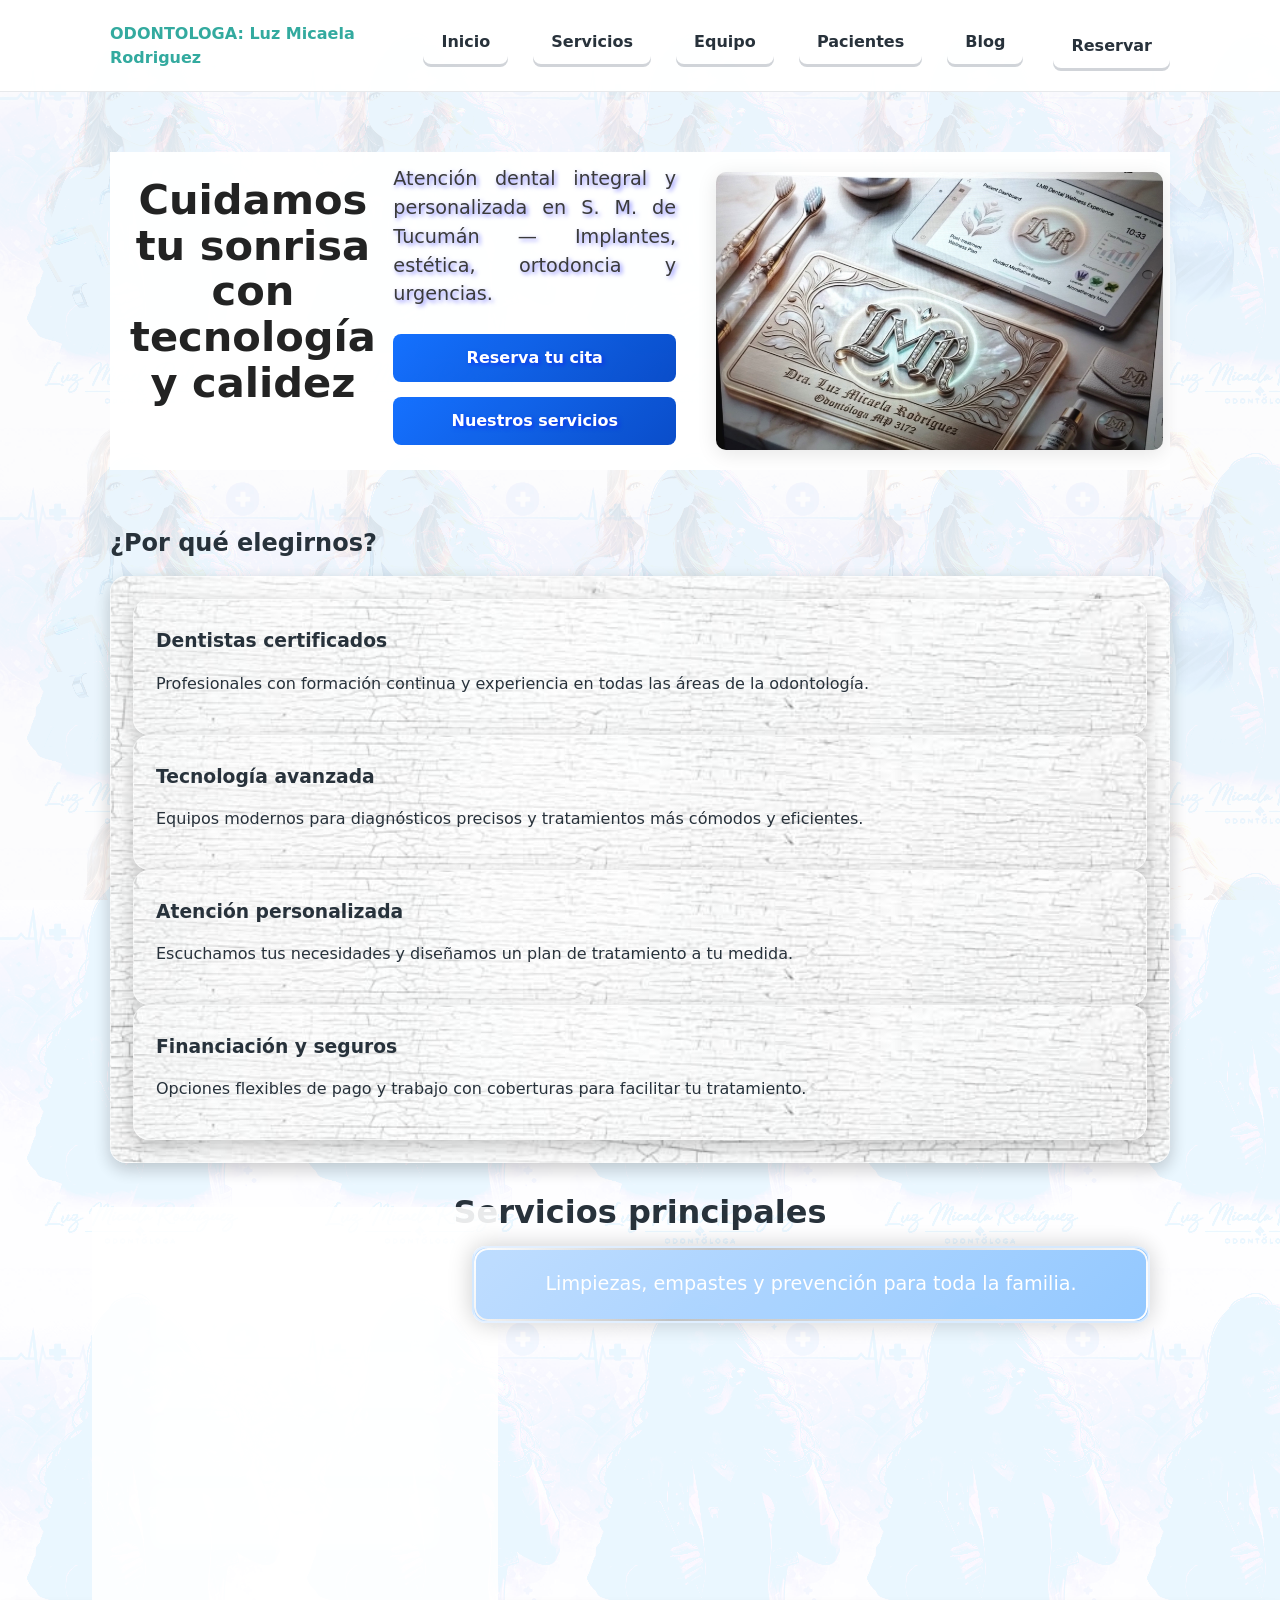
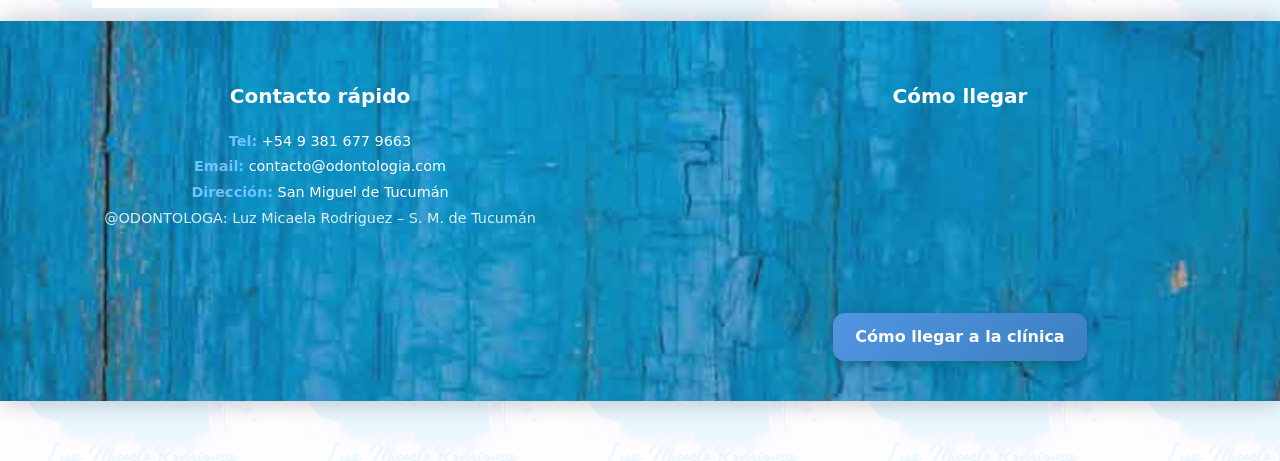
<file: index.html>
﻿<!doctype html>
<html lang="es">
<head>
  <meta charset="utf-8" />
  <meta name="viewport" content="width=device-width,initial-scale=1" />
  <title>ODONTOLOGIA — Clínica dental en S. M. de Tucumán</title>
  <meta name="description" content="ODONTOLOGA: Luz Micaela Rodriguez: atención dental integral en S. M. de Tucumán. Implantes, estética, ortodoncia y urgencias. Reserva online." />
  <link rel="icon" href="favicon.svg" />
  <link rel="stylesheet" href="styles.css">
</head>
<body>
<header class="site-header">
  <div class="container">
    <div class="brand">ODONTOLOGA: Luz Micaela Rodriguez</div>
    <nav>
      <a href="index.html">Inicio</a>
      <a href="servicios.html">Servicios</a>
      <a href="equipo.html">Equipo</a>
      <a href="pacientes.html">Pacientes</a>
      <a href="blog.html">Blog</a>
    </nav>
    <a class="btn-cta" href="contacto.html#reserva">Reservar</a>
  </div>
</header>

<main class="container">
<section class="hero">
    <h1 class="hero-title">Cuidamos tu sonrisa con tecnología y calidez</h1>

    <div class="hero-content">
        
        <!-- Columna Izquierda -->
        <div class="hero-text">
            <p class="hero-description">
                Atención dental integral y personalizada en S. M. de Tucumán — Implantes, estética, ortodoncia y urgencias.
            </p>

            <div class="hero-buttons">
                <a href="#contacto" class="btn btn-primary">Reserva tu cita</a>
                <a href="#servicios" class="btn btn-secondary">Nuestros servicios</a>
            </div>
        </div>

        <!-- Columna Derecha (Imagen predominante) -->
        <div class="hero-image">
      <img src="img/IMG-20260227-WA0071.jpg" alt="Imagen clínica dental">
    </div>
  </div>
</section>

<section class="porque-elegirnos">
    <h2>¿Por qué elegirnos?</h2>

    <div class="porque-grid">

        <div class="porque-card">
            <h3>Dentistas certificados</h3>
            <p>Profesionales con formación continua y experiencia en todas las áreas de la odontología.</p>
        </div>

        <div class="porque-card">
            <h3>Tecnología avanzada</h3>
            <p>Equipos modernos para diagnósticos precisos y tratamientos más cómodos y eficientes.</p>
        </div>

        <div class="porque-card">
            <h3>Atención personalizada</h3>
            <p>Escuchamos tus necesidades y diseñamos un plan de tratamiento a tu medida.</p>
        </div>

        <div class="porque-card">
            <h3>Financiación y seguros</h3>
            <p>Opciones flexibles de pago y trabajo con coberturas para facilitar tu tratamiento.</p>
        </div>

    </div>
</section>

<section class="servicios-principales">
    <h2>Servicios principales</h2>

    <div class="servicios-layout">

        <!-- Columna izquierda -->
        <div class="servicios-menu">

            <div class="servicio-item" data-info="general">
                <img src="img/iconos3d/general.png" class="icono-3d" alt="Odontología general">
                <span>Odontología general</span>
            </div>

            <div class="servicio-item" data-info="ortodoncia">
                <img src="img/iconos3d/ortodoncia.png" class="icono-3d" alt="Ortodoncia">
                <span>Ortodoncia</span>
            </div>

            <div class="servicio-item" data-info="estetica">
                <img src="img/iconos3d/estetica.png" class="icono-3d" alt="Estética dental">
                <span>Estética dental</span>
            </div>

            <div class="servicio-item" data-info="implantes">
                <img src="img/iconos3d/implantes.png" class="icono-3d" alt="Implantes">
                <span>Implantes</span>
            </div>

        </div>

        <!-- Panel derecho dinámico -->
        <div class="servicio-detalle">
            <div class="detalle-box active" id="general">
                Limpiezas, empastes y prevención para toda la familia.
            </div>
            <div class="detalle-box" id="ortodoncia">
                Brackets y alineadores invisibles personalizados.
            </div>
            <div class="detalle-box" id="estetica">
                Blanqueamientos, carillas y diseño de sonrisa.
            </div>
            <div class="detalle-box" id="implantes">
                Implantes de alta calidad y cirugía segura.
            </div>
        </div>

    </div>
</section>

<section class="contacto-unificado footer-dos-columnas">

    <!-- COLUMNA IZQUIERDA: CONTACTO -->
    <div class="footer-col footer-contacto">
        <h3>Contacto rápido</h3>

        <p><span class="label">Tel:</span> +54 9 381 677 9663</p>
        <p><span class="label">Email:</span> contacto@odontologia.com</p>
        <p><span class="label">Dirección:</span> San Miguel de Tucumán</p>

        <p class="footer-mini">@ODONTOLOGA: Luz Micaela Rodriguez – S. M. de Tucumán</p>
    </div>

    <!-- COLUMNA DERECHA: MAPA + BOTÓN -->
    <div class="footer-col footer-mapa">
        <h3 class="footer-maps-title">Cómo llegar</h3>

        <div class="map-container">
            <iframe 
                src="https://www.google.com/maps/embed?pb=!1m18!1m12!1m3!1d3560.541356473!2d-65.209!3d-26.832!2m3!1f0!2f0!3f0!3m2!1i1024!2i768!4f13.1!3m3!1m2!1s0x94225c5aad07b011:0xb7095a6a02093597!2sJosé%20Ignacio%20Thames%20789%2C%20San%20Miguel%20de%20Tucumán!5e0!3m2!1ses!2sar!4v0000000000000"
                width="100%" 
                height="200" 
                style="border:0; border-radius: 14px;" 
                allowfullscreen="" 
                loading="lazy">
            </iframe>
        </div>

        <a href="https://www.google.com/maps/dir/?api=1&destination=José+Ignacio+Thames+789,+San+Miguel+de+Tucumán,+Argentina" 
           target="_blank" 
           class="btn-maps">
            Cómo llegar a la clínica
        </a>
    </div>

</section>

<script>
document.addEventListener('DOMContentLoaded', function () {
    const items = document.querySelectorAll('.servicio-item');
    const boxes = document.querySelectorAll('.detalle-box');
    const menu = document.querySelector('.servicios-menu');

    items.forEach(item => {
        item.addEventListener('mouseenter', () => {
            const target = item.getAttribute('data-info');
            const rect = item.getBoundingClientRect();
            const menuTop = menu.getBoundingClientRect().top;

            boxes.forEach(box => box.classList.remove('active'));

            const activeBox = document.getElementById(target);
            if (activeBox) {
                activeBox.style.top = (rect.top - menuTop) + "px";
                activeBox.classList.add('active');
            }
        });
    });
});
</script>

</body>
</html>
</file>
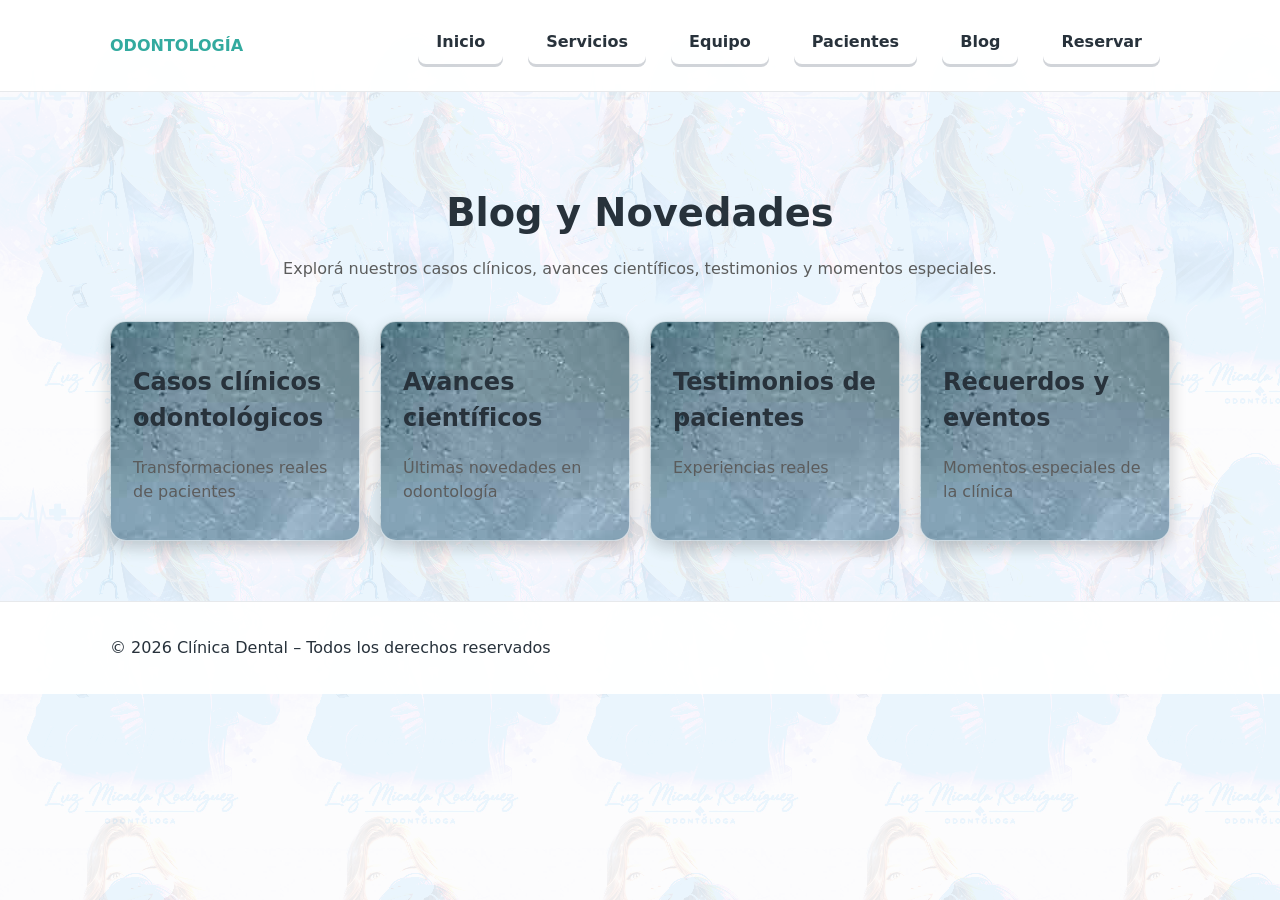
<file: blog.html>
﻿<!DOCTYPE html>
<html lang="es">
<head>
    <meta charset="UTF-8">
    <meta name="viewport" content="width=device-width, initial-scale=1.0">
    <title>Blog – Clínica Dental</title>
    <link rel="stylesheet" href="styles.css">

    <style>
    /* ---------------- PANEL ANIMADO ---------------- */
    .blog-panel {
        position: fixed;
        top: 0;
        right: -100%;
        width: 420px;
        height: 100vh;
        background: rgba(255,255,255,0.85);
        backdrop-filter: blur(12px);
        box-shadow: -4px 0 20px rgba(0,0,0,0.15);
        transition: right 0.45s ease, opacity 0.45s ease;
        opacity: 0;
        z-index: 999;
        padding: 20px;
        overflow-y: auto;
    }

    .blog-panel.open {
        right: 0;
        opacity: 1;
    }

    .panel-header {
        display: flex;
        justify-content: space-between;
        align-items: center;
        margin-bottom: 15px;
    }

    #panel-close {
        background: #003366;
        color: white;
        border: none;
        padding: 6px 12px;
        border-radius: 6px;
        cursor: pointer;
    }

    /* ---------------- TARJETAS DEL BLOG ---------------- */
    .blog-categories {
        display: grid;
        grid-template-columns: repeat(auto-fit, minmax(240px, 1fr));
        gap: 20px;
        margin-top: 30px;
    }

    .blog-card {
        background:
            linear-gradient(135deg,
                rgba(255,255,255,0.75),
                rgba(255,255,255,0.45)
            ),
            url('img/textura/agua1.PNG');
        background-size: cover;
        background-position: center;
        border-radius: 16px;
        padding: 22px;
        border: 1px solid rgba(255,255,255,0.6);
        box-shadow: 0 6px 18px rgba(0,0,0,0.22);
        transition: 0.3s ease;
        cursor: pointer;
    }

    .blog-card:hover {
        transform: translateY(-6px);
        box-shadow: 0 12px 28px rgba(0,0,0,0.32);
        background:
            linear-gradient(135deg,
                rgba(255,255,255,0.9),
                rgba(255,255,255,0.55)
            ),
            url('img/textura/agua1.PNG');
        background-size: cover;
    }

    /* ---------------- CASOS CLÍNICOS ---------------- */
    .casos-container {
        padding: 10px;
        animation: fadeIn 0.6s ease;
    }

    .casos-titulo {
        font-size: 1.6rem;
        margin-bottom: 15px;
        color: #003366;
        font-weight: 700;
    }

    .casos-grid {
        display: grid;
        grid-template-columns: repeat(auto-fill, minmax(240px, 1fr));
        gap: 18px;
    }

    .caso-card {
        background: rgba(255,255,255,0.7);
        backdrop-filter: blur(10px);
        border-radius: 14px;
        overflow: hidden;
        box-shadow: 0 4px 12px rgba(0,0,0,0.1);
        transition: transform 0.25s ease, box-shadow 0.25s ease;
        cursor: pointer;
    }

    .caso-card:hover {
        transform: translateY(-6px) scale(1.02);
        box-shadow: 0 8px 20px rgba(0,0,0,0.15);
    }

    .caso-card img {
        width: 100%;
        height: 160px;
        object-fit: cover;
    }

    .caso-info {
        padding: 12px;
    }

    .caso-info h4 {
        margin: 0;
        font-size: 1.1rem;
        color: #002a5c;
    }

    .caso-info p {
        margin: 5px 0;
        color: #333;
    }

    .caso-fecha {
        font-size: 0.85rem;
        color: #666;
    }

    @keyframes fadeIn {
        from { opacity: 0; transform: translateY(10px); }
        to { opacity: 1; transform: translateY(0); }
    }
    </style>
</head>

<body>

<header class="site-header">
    <div class="container">
        <div class="brand">ODONTOLOGÍA</div>

        <nav>
            <a href="index.html">Inicio</a>
            <a href="servicios.html">Servicios</a>
            <a href="equipo.html">Equipo</a>
            <a href="pacientes.html">Pacientes</a>
            <a href="blog.html">Blog</a>
            <a href="reservar.html" class="btn-cta">Reservar</a>
        </nav>
    </div>
</header>

<section class="container blog-section">

    <h1 class="blog-title">Blog y Novedades</h1>
    <p class="blog-subtitle">
        Explorá nuestros casos clínicos, avances científicos, testimonios y momentos especiales.
    </p>

    <div class="blog-categories">

        <div class="blog-card" data-target="panel-casos">
            <h2>Casos clínicos odontológicos</h2>
            <p>Transformaciones reales de pacientes</p>
        </div>

        <div class="blog-card" data-target="panel-avances">
            <h2>Avances científicos</h2>
            <p>Últimas novedades en odontología</p>
        </div>

        <div class="blog-card" data-target="panel-testimonios">
            <h2>Testimonios de pacientes</h2>
            <p>Experiencias reales</p>
        </div>

        <div class="blog-card" data-target="panel-recuerdos">
            <h2>Recuerdos y eventos</h2>
            <p>Momentos especiales de la clínica</p>
        </div>

    </div>

</section>

<!-- PANEL DESPLEGABLE -->
<div id="blog-panel" class="blog-panel">
    <div class="panel-header">
        <h3 id="panel-title"></h3>
        <button id="panel-close">Cerrar</button>
    </div>

    <div class="panel-content" id="panel-content"></div>
</div>

<footer class="site-footer">
    <div class="container">
        © 2026 Clínica Dental – Todos los derechos reservados
    </div>
</footer>

<script>
const categories = document.querySelectorAll('.blog-card'); /* ← CORREGIDO */

const panel = document.getElementById('blog-panel');
const panelTitle = document.getElementById('panel-title');
const panelContent = document.getElementById('panel-content');
const closeBtn = document.getElementById('panel-close');

categories.forEach(cat => {
    cat.addEventListener('click', () => {
        const target = cat.dataset.target;
        panelTitle.textContent = cat.querySelector('h2').textContent;

        if (target === "panel-casos") {

            panelContent.innerHTML = `
                <div class="casos-container">
                    <h3 class="casos-titulo">Casos clínicos odontológicos</h3>

                    <div class="casos-grid">

                        <div class="caso-card">
                            <img src="img/casos/rehabilitacion/caso1.jpg" alt="Rehabilitación estética completa">
                            <div class="caso-info">
                                <h4>Rehabilitación estética completa</h4>
                                <p>Carillas + blanqueamiento profesional.</p>
                                <span class="caso-fecha">2026</span>
                            </div>
                        </div>

                        <div class="caso-card">
                            <img src="img/casos/implantes/caso1.jpg" alt="Implante inmediato">
                            <div class="caso-info">
                                <h4>Implante inmediato</h4>
                                <p>Colocación en una sola sesión.</p>
                                <span class="caso-fecha">2026</span>
                            </div>
                        </div>

                        <div class="caso-card">
                            <img src="img/casos/ortodoncia/caso3.jpg" alt="Ortodoncia estética">
                            <div class="caso-info">
                                <h4>Ortodoncia estética</h4>
                                <p>Alineadores invisibles.</p>
                                <span class="caso-fecha">2026</span>
                            </div>
                        </div>

                        <div class="caso-card">
                            <img src="img/casos/nuevo.jpg" alt="Nombre del caso">
                            <div class="caso-info">
                                <h4>Nombre del caso</h4>
                                <p>Descripción breve.</p>
                                <span class="caso-fecha">2026</span>
                            </div>
                        </div>

                    </div>
                </div>
            `;

        } else {

            const data = {
                "panel-avances": [
                    { title: "Implantes de superficie activa", desc: "Mejor osteointegración." },
                    { title: "Escaneo digital 3D", desc: "Diagnóstico más preciso." }
                ],
                "panel-testimonios": [
                    { title: "Mariana", desc: "“Me devolvieron la confianza para sonreír.”" },
                    { title: "Carlos", desc: "“Atención excelente y resultados increíbles.”" }
                ],
                "panel-recuerdos": [
                    { title: "Congreso internacional", desc: "Estética dental avanzada." },
                    { title: "Jornada solidaria", desc: "Atención gratuita a la comunidad." }
                ]
            };

            panelContent.innerHTML = data[target]
                .map(item => `
                    <div class="panel-item">
                        <h4>${item.title}</h4>
                        <p>${item.desc}</p>
                    </div>
                `)
                .join('');
        }

        panel.classList.add('open');
    });
});

closeBtn.addEventListener('click', () => {
    panel.classList.remove('open');
});
</script>

</body>
</html>
</file>
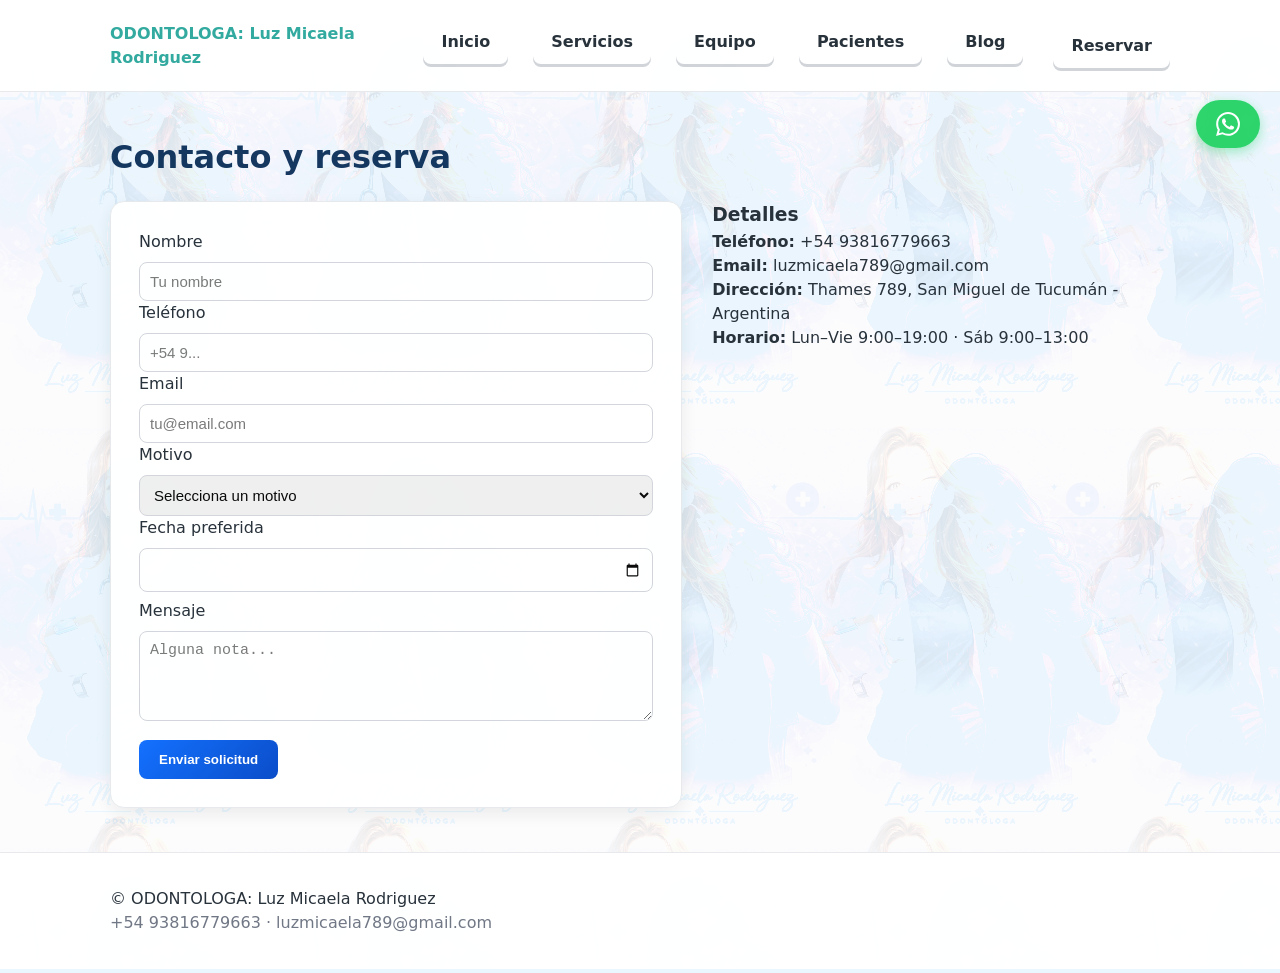
<file: contacto.html>
﻿<!doctype html>
<html lang="es">
<head>
  <meta charset="utf-8" />
  <meta name="viewport" content="width=device-width,initial-scale=1" />
  <title>Contacto — ODONTOLOGA: Luz Micaela Rodriguez</title>
  <meta name="description" content="Reserva y contacto — ODONTOLOGOS PARA TODOS. Thames 789, San Miguel de Tucumán. Tel +54 93816779663." />
  <link rel="icon" href="favicon.svg" />
  <link rel="stylesheet" href="styles.css">

  <style>
    /* Botón flotante de WhatsApp */
    .whatsapp-float {
      position: fixed;
      top: 100px;
      right: 20px;
      z-index: 100;
      background-color: #25D366;
      color: white;
      padding: 12px 20px;
      border-radius: 50px;
      text-decoration: none;
      font-weight: 600;
      display: flex;
      align-items: center;
      gap: 8px;
      box-shadow: 0 4px 12px rgba(37, 211, 102, 0.4);
      transition: transform 0.2s, box-shadow 0.2s;
    }
    .whatsapp-float:hover {
      transform: translateY(-2px);
      box-shadow: 0 6px 20px rgba(37, 211, 102, 0.5);
    }
    .whatsapp-float svg {
      width: 24px;
      height: 24px;
    }

    /* Mensaje de éxito/error */
    .form-message {
      padding: 12px;
      border-radius: 8px;
      margin-top: 12px;
      display: none;
    }
    .form-message.success {
      background: #d4edda;
      color: #155724;
      border: 1px solid #c3e6cb;
    }
    .form-message.error {
      background: #f8d7da;
      color: #721c24;
      border: 1px solid #f5c6cb;
    }

    /* Spinner de carga */
    .btn-loading {
      position: relative;
      color: transparent !important;
    }
    .btn-loading::after {
      content: "";
      position: absolute;
      width: 16px;
      height: 16px;
      top: 50%;
      left: 50%;
      margin-left: -8px;
      margin-top: -8px;
      border: 2px solid #fff;
      border-radius: 50%;
      border-top-color: transparent;
      animation: spinner 0.8s linear infinite;
    }
    @keyframes spinner {
      to { transform: rotate(360deg); }
    }

    @media(max-width:760px){
      .whatsapp-float {
        top: auto;
        bottom: 20px;
        right: 20px;
        padding: 14px;
      }
      .whatsapp-float span {
        display: none;
      }
    }

    /* 🦷 MUELITAS ANIMADAS — VERSIÓN CORREGIDA Y AGRANDADA */
    .contact-aside .muelita-typing,
    .contact-aside .muelita-success {
      display: none;
      text-align: center;
      margin-top: 30px;
    }

    .contact-aside .muelita-typing video,
    .contact-aside .muelita-success video {
      width: 300px !important;   /* tamaño grande */
      max-width: 100% !important;
      border-radius: 18px;
    }
</style>

</head>

<body>

<!-- Botón flotante WhatsApp -->
<a 
   href="http://wa.me/5493816779663?text=Hola%2C%20me%20gustaría%20reservar%20una%20consulta%20odontológica"
   class="whatsapp-float"
   target="_blank"
   rel="noopener noreferrer">
  
  <svg viewBox="0 0 24 24" fill="currentColor">
    <path d="M17.472 14.382c-.297-.149-1.758-.867-2.03-.967-.273-.099-.471-.148-.67.15-.197.297-.767.966-.94 1.164-.173.199-.347.223-.644.075-.297-.15-1.255-.463-2.39-1.475-.883-.788-1.48-1.761-1.653-2.059-.173-.297-.018-.458.13-.606.134-.133.298-.347.446-.52.149-.174.198-.298.298-.497.099-.198.05-.371-.025-.52-.075-.149-.669-1.612-.916-2.207-.242-.579-.487-.5-.669-.51-.173-.008-.371-.01-.57-.01-.198 0-.52.074-.792.372-.272.297-1.04 1.016-1.04 2.479 0 1.462 1.065 2.875 1.213 3.074.149.198 2.096 3.2 5.077 4.487.709.306 1.262.489 1.694.625.712.227 1.36.195 1.871.118.571-.085 1.758-.719 2.006-1.413.248-.694.248-1.289.173-1.413-.074-.124-.272-.198-.57-.347m-5.421 7.403h-.004a9.87 9.87 0 01-5.031-1.378l-.361-.214-3.741.982.998-3.648-.235-.374a9.86 9.86 0 01-1.51-5.26c.001-5.45 4.436-9.884 9.888-9.884 2.64 0 5.122 1.03 6.988 2.898a9.825 9.825 0 012.893 6.994c-.003 5.45-4.437 9.884-9.885 9.884m8.413-18.297A11.815 11.815 0 0012.05 0C5.495 0 .16 5.335.157 11.892c0 2.096.547 4.142 1.588 5.945L.057 24l6.305-1.654a11.882 11.882 0 005.683 1.448h.005c6.554 0 11.89-5.335 11.893-11.893a11.821 11.821 0 00-3.48-8.413z"/>
  </svg>

</a>

<header class="site-header">
  <div class="container">
    <div class="brand">ODONTOLOGA: Luz Micaela Rodriguez</div>
    <nav>
      <a href="index.html">Inicio</a>
      <a href="servicios.html">Servicios</a>
      <a href="equipo.html">Equipo</a>
      <a href="pacientes.html">Pacientes</a>
      <a href="blog.html">Blog</a>
    </nav>
    <a class="btn-cta" href="contacto.html">Reservar</a>
  </div>
</header>

<main class="container">
  <h1>Contacto y reserva</h1>

  <div class="two-col">
    <form id="contactForm" method="POST" class="contact-form-card">

      <label>Nombre</label>
      <input type="text" name="Nombre" required placeholder="Tu nombre">

      <label>Teléfono</label>
      <input type="tel" name="Telefono" required placeholder="+54 9...">

      <label>Email</label>
      <input type="email" name="Email" required placeholder="tu@email.com">

      <label>Motivo</label>
      <select name="Motivo" required>
        <option value="">Selecciona un motivo</option>
        <option value="Consulta inicial">Consulta inicial</option>
        <option value="Implantes">Implantes</option>
        <option value="Ortodoncia">Ortodoncia</option>
        <option value="Urgencia">Urgencia</option>
      </select>

      <label>Fecha preferida</label>
      <input type="date" name="Fecha">

      <label>Mensaje</label>
      <textarea id="mensaje" name="Mensaje" rows="4" placeholder="Alguna nota..."></textarea>

      <!-- 🦷 MUELITA 1: typing -->

<!-- Campo oculto para timestamp -->
<input type="hidden" name="Fecha_Envio" id="timestamp">

<div style="margin-top:12px">
  <button class="btn" type="submit" id="submitBtn">Enviar solicitud</button>
</div>

<div id="formMessage" class="form-message"></div>

</form>  <!-- ← cierre del formulario -->

<aside class="contact-aside">
  <h3>Detalles</h3>
  <p><strong>Teléfono:</strong> +54 93816779663</p>
  <p><strong>Email:</strong> luzmicaela789@gmail.com</p>
  <p><strong>Dirección:</strong> Thames 789, San Miguel de Tucumán - Argentina</p>
  <p><strong>Horario:</strong> Lun–Vie 9:00–19:00 · Sáb 9:00–13:00</p>

  <!-- 🦷 MUELITA 1: typing -->
  <div class="muelita-typing">
    <video src="img/muelita1.mp4" autoplay loop muted playsinline></video>
  </div>

  <!-- 🎉 MUELITA 2: éxito -->
  <div class="muelita-success">
    <video src="img/muelita2.mp4" autoplay loop muted playsinline></video>
  </div>

</aside>


  </div>
</main>

<footer class="site-footer">
  <div class="container">
    <div>© ODONTOLOGA: Luz Micaela Rodriguez</div>
    <div class="muted">+54 93816779663 · luzmicaela789@gmail.com</div>
  </div>
</footer>

<script>
  const GOOGLE_SCRIPT_URL = 'https://script.google.com/macros/s/AKfycbyBXMlG5sxLqT3bDdis1TcXrPhoryqSttYm_h8d_03UuOY09RlnytPjBBEnGh6MjVT1/exec';

  document.getElementById('timestamp').value = new Date().toISOString();

  const mensaje = document.querySelector("#mensaje");
const muelitaTyping = document.querySelector(".muelita-typing");
const muelitaSuccess = document.querySelector(".muelita-success");

mensaje.addEventListener("input", () => {
  if (mensaje.value.trim().length > 0) {
    muelitaTyping.style.display = "block";
  } else {
    muelitaTyping.style.display = "none";
  }
});

document.getElementById('contactForm').addEventListener('submit', function(e) {
  e.preventDefault();

  const form = e.target;
  const submitBtn = document.getElementById('submitBtn');
  const messageDiv = document.getElementById('formMessage');

  submitBtn.disabled = true;
  submitBtn.classList.add('btn-loading');
  messageDiv.style.display = 'none';
  messageDiv.className = 'form-message';

  const formData = new FormData(form);

  fetch(GOOGLE_SCRIPT_URL, {
    method: 'POST',
    body: formData
  })
  .then(response => response.json())
  .then(data => {
    if (data.result === 'success') {
      messageDiv.textContent = '¡Solicitud enviada con éxito! Nos pondremos en contacto contigo pronto.';
      messageDiv.classList.add('success');
      form.reset();
      document.getElementById('timestamp').value = new Date().toISOString();

      muelitaTyping.style.display = "none";
      muelitaSuccess.style.display = "block";

    } else {
      throw new Error(data.error || 'Error desconocido');
    }
  })
  .catch(error => {
    console.error('Error:', error);
    messageDiv.textContent = 'Hubo un error al enviar la solicitud. Por favor, intenta de nuevo o contáctanos por WhatsApp.';
    messageDiv.classList.add('error');
  })
  .finally(() => {
    submitBtn.disabled = false;
    submitBtn.classList.remove('btn-loading');
    messageDiv.style.display = 'block';
  });
});

</script>

<script>
const dateInput = document.querySelector('input[type="date"]');

dateInput.addEventListener('change', () => {
  const value = dateInput.value;
  if (!value) return;
  const [yyyy, mm, dd] = value.split("-");
  dateInput.setAttribute("data-date", `${dd}/${mm}/${yyyy}`);
});

dateInput.addEventListener('input', () => {
  const value = dateInput.value;
  if (!value) return;
  const [yyyy, mm, dd] = value.split("-");
  dateInput.setAttribute("data-date", `${dd}/${mm}/${yyyy}`);
});
</script>

</body>
</html>
</file>
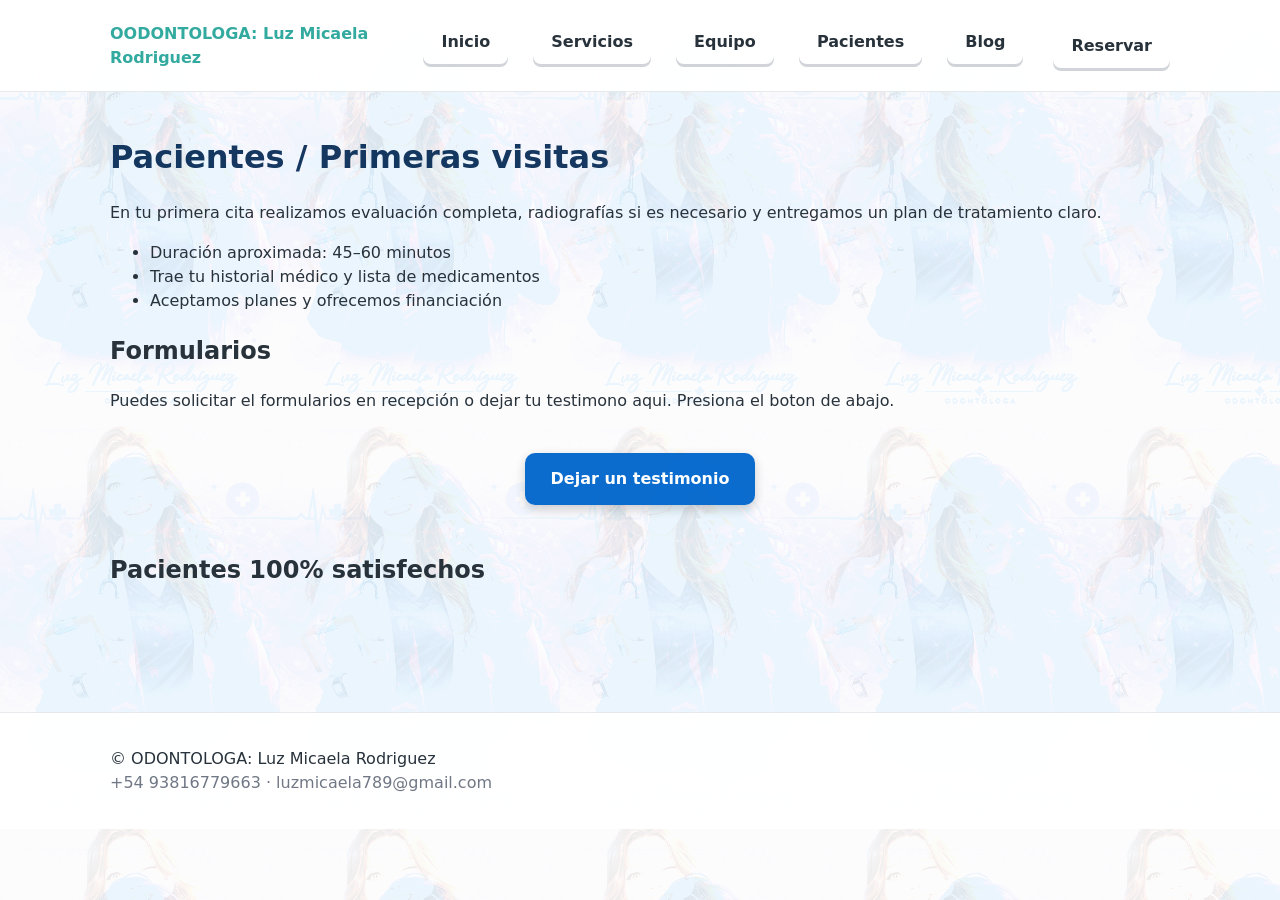
<file: pacientes.html>
﻿<!doctype html>
<html lang="es">
<head>
  <meta charset="utf-8" />
  <meta name="viewport" content="width=device-width,initial-scale=1" />
  <title>Pacientes — Primeras visitas · ODONTOLOGA: Luz Micaela Rodriguez</title>
  <meta name="description" content="Información para pacientes: qué esperar en la primera visita, formularios, seguros y financiación. Odontologos para todos, San Miguel de Tucumán." />
  <link rel="icon" href="favicon.svg" />
  <link rel="stylesheet" href="styles.css">

  <style>
    .pacientes-reviews {
        text-align: center;
        padding: 60px 20px;
        margin-top: 50px;
    }

    .reviews-title {
        font-size: 2rem;
        margin-bottom: 30px;
        color: #003366;
        font-weight: 700;
    }

    .reviews-grid {
        display: grid;
        grid-template-columns: repeat(auto-fit, minmax(260px, 1fr));
        gap: 28px;
    }

    .review-card {
        position: relative;
        background:
            linear-gradient(135deg,
                rgba(255,255,255,0.55),
                rgba(255,255,255,0.25)
            ),
            url('img/texturas/agua1.png');
        background-size: 180%;
        background-position: center;

        backdrop-filter: blur(14px);
        -webkit-backdrop-filter: blur(14px);

        border: 1.5px solid rgba(255,255,255,0.55);
        border-radius: 20px;

        padding: 26px 20px;
        box-shadow: 0 10px 26px rgba(0,0,0,0.18);
        transition: 0.35s ease;
        overflow: hidden;
    }

    .review-card:hover {
        transform: translateY(-6px);
        box-shadow: 0 16px 36px rgba(0,0,0,0.28);
        background-size: 200%;
    }

    .review-photo {
        width: 100px;
        height: 160px;
        object-fit: cover;
        border-radius: 10px;
        border: 2px solid white;
        margin-bottom: 12px;
        background-color: #f0f0f0;
    }

    .review-stars {
        font-size: 1.2rem;
        color: #ffcc00;
        margin-bottom: 10px;
    }

    .review-text {
        font-size: 0.95rem;
        color: #003366;
        margin-bottom: 12px;
        line-height: 1.4;
    }

    .review-name {
        font-weight: 700;
        color: #002a5c;
        margin-top: 8px;
    }

    .review-card::after {
        content: "";
        position: absolute;
        top: -120%;
        left: -120%;
        width: 250%;
        height: 250%;
        background: linear-gradient(
            135deg,
            rgba(255,255,255,0) 40%,
            rgba(255,255,255,0.35) 50%,
            rgba(255,255,255,0) 60%
        );
        transform: rotate(15deg);
        opacity: 0;
        transition: opacity 0.4s ease;
    }

    .review-card:hover::after {
        opacity: 1;
        animation: shineMove 1.2s ease forwards;
    }

    @keyframes shineMove {
        from { transform: translateX(-50%) translateY(-50%) rotate(15deg); }
        to   { transform: translateX(50%) translateY(50%) rotate(15deg); }
    }
  </style>
</head>

<body>
<header class="site-header">
  <div class="container">
    <div class="brand">OODONTOLOGA: Luz Micaela Rodriguez</div>
    <nav>
      <a href="index.html">Inicio</a>
      <a href="servicios.html">Servicios</a>
      <a href="equipo.html">Equipo</a>
      <a href="pacientes.html">Pacientes</a>
      <a href="blog.html">Blog</a>
    </nav>
    <a class="btn-cta" href="contacto.html#reserva">Reservar</a>
  </div>
</header>

<main class="container">
  <h1>Pacientes / Primeras visitas</h1>
  <p>En tu primera cita realizamos evaluación completa, radiografías si es necesario y entregamos un plan de tratamiento claro.</p>

  <ul>
    <li>Duración aproximada: 45–60 minutos</li>
    <li>Trae tu historial médico y lista de medicamentos</li>
    <li>Aceptamos planes y ofrecemos financiación</li>
  </ul>

  <h2>Formularios</h2>
  <p>Puedes solicitar el formularios en recepción o dejar tu testimono aqui. Presiona el boton de abajo. </p>

<div style="text-align:center; margin-top:40px;">
  <a href="testimonios.html#formulario" class="btn-cta" style="
      padding:14px 26px;
      background:#0066cc;
      color:white;
      border-radius:10px;
      text-decoration:none;
      font-weight:600;
      box-shadow:0 4px 12px rgba(0,0,0,0.2);
  ">
    Dejar un testimonio
  </a>
</div>

<section class="pacientes-section" style="margin-top:50px;">

    <h2 class="titulo-seccion">Pacientes 100% satisfechos</h2>

    <!-- Contenedor dinámico (vacío al inicio) -->
    <div id="testimoniosPacientes" class="reviews-grid" style="margin-top:40px;"></div>


</section>


 
</main>

<footer class="site-footer">
  <div class="container">
    <div>© ODONTOLOGA: Luz Micaela Rodriguez</div>
    <div class="muted">+54 93816779663 · luzmicaela789@gmail.com</div>
  </div>
</footer>

<script>
	// Cambia esta parte del script:
	async function cargarTestimonios() {
	    const container = document.getElementById('testimoniosPacientes');
	    if (!container) return;
	    try {
	        const controller = new AbortController();
	        const id = setTimeout(() => controller.abort(), 5000);
	        const response = await fetch(SCRIPT_URL, { 
	            signal: controller.signal,
	            headers: { 'Accept': 'application/json' }
	        });
	        clearTimeout(id);
	        if (!response.ok) throw new Error(`HTTP error! status: ${response.status}`);
	        const datos = await response.json();
	        console.log("Datos recibidos:", datos); // Para depuración
	        // Validar datos recibidos
	        if (!Array.isArray(datos)) {
	            throw new Error("Formato de datos inválido");
	        }
	        // Manejar datos vacíos
	        if (datos.length === 0) {
	            container.innerHTML = `
	                <div class="error-state">
	                    <p>No hay testimonios disponibles</p>
	                    <button onclick="cargarTestimonios()" class="btn-cta">Reintentar</button>
	                </div>
	            `;
	            return;
	        }
	        renderTestimonios(datos, container);
	    } catch (error) {
	        console.error("Error al cargar testimonios:", error);
	        // Mensaje de error amigable
	        container.innerHTML = `
	            <div class="error-state">
	                <p>No se pudieron cargar los testimonios</p>
	                <button onclick="cargarTestimonios()" class="btn-cta">Reintentar</button>
	            </div>
	        `;
	    }
	}
	// Modifica la función renderTestimonios:
	function renderTestimonios(lista, container) {
	    container.innerHTML = '';
	    lista.forEach(t => {
	        // Extraer ID de foto de Google Drive
	        let fotoUrl = "https://www.w3schools.com/howto/img_avatar.png";
	        if (t.foto) {
	            const idMatch = t.foto.match(/[-\w]{25,}/);
	            if (idMatch) {
	                fotoUrl = `https://drive.google.com/thumbnail?id=${idMatch[0]}&sz=200`;
	            }
	        }
	        const card = document.createElement('div');
	        card.className = 'review-card';
	        card.innerHTML = `
	            <img src="${fotoUrl}" alt="Paciente" class="review-photo" 
	                 onerror="this.src='https://www.w3schools.com/howto/img_avatar.png'">
	            <div class="review-stars">★★★★★</div>
	            <p class="review-text">"${t.texto || 'Testimonio no disponible'}"</p>
	            <div class="review-name">${t.nombre || 'Anónimo'}</div>
	            <div class="review-date">${t.fecha || ''}</div>
	        `;
	        container.appendChild(card);
	    });
	}

cargarTestimoniosPacientes();
</script>



</body>
</html>
</file>
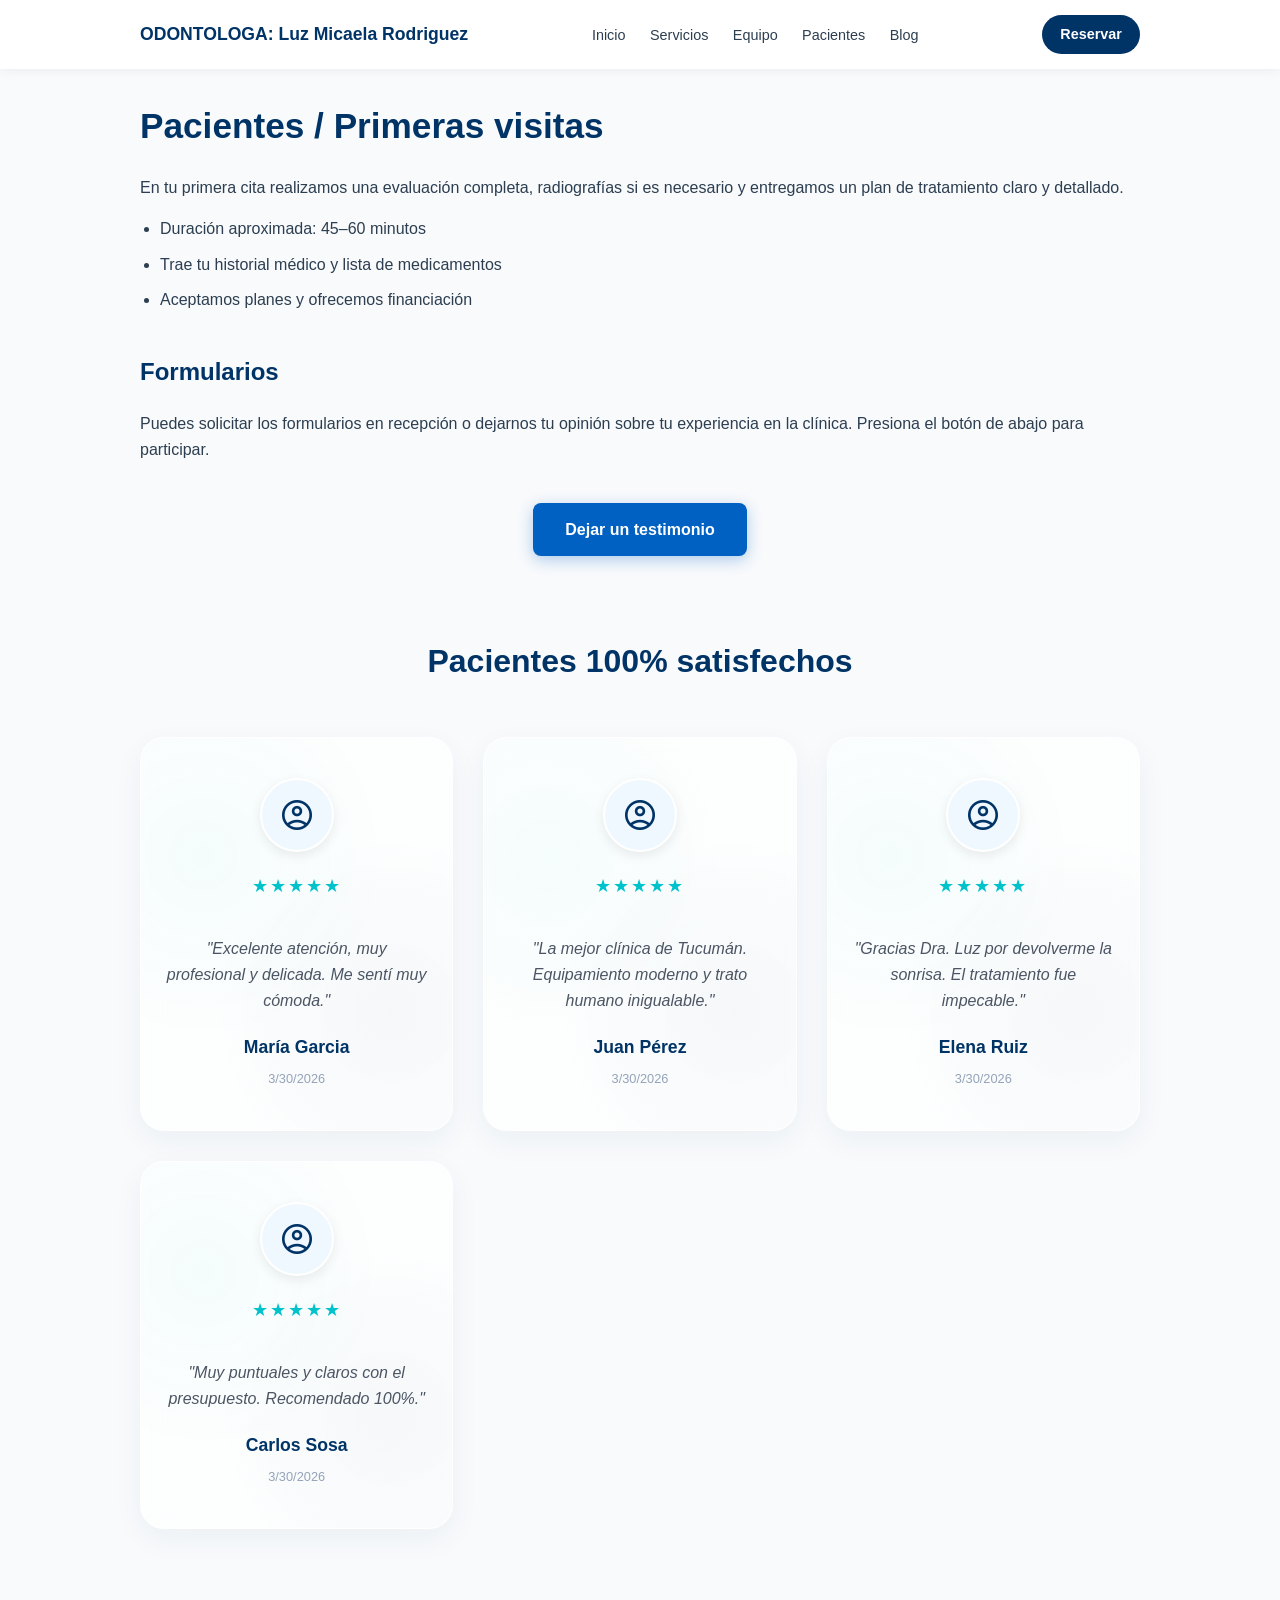
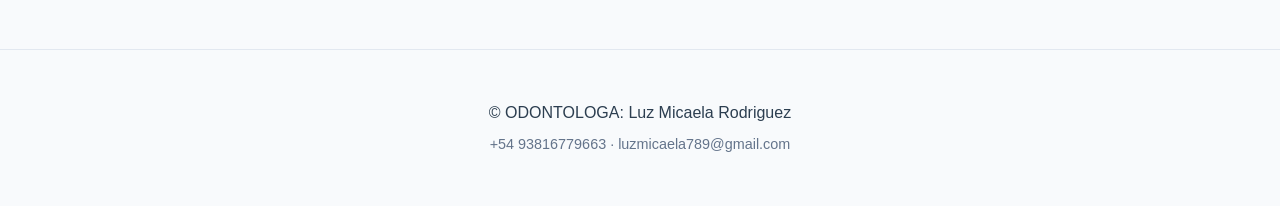
<file: Prueba con stitch1.html>
<!DOCTYPE html>

<html lang="es"><head>
<meta charset="utf-8"/>
<meta content="width=device-width,initial-scale=1" name="viewport"/>
<title>Pacientes — Primeras visitas · ODONTOLOGA: Luz Micaela Rodriguez</title>
<meta content="Información para pacientes: qué esperar en la primera visita, formularios, seguros y financiación. Odontologos para todos, San Miguel de Tucumán." name="description"/>
<!-- Material Symbols for icons -->
<link href="https://fonts.googleapis.com/css2?family=Material+Symbols+Outlined:wght@100..700,0..1&amp;display=swap" rel="stylesheet"/>
<style>
        :root {
            --primary: #003366;
            --accent: #00c2cb;
            --text: #2c3e50;
            --bg: #f8fafc;
            --glass-bg: rgba(255, 255, 255, 0.7);
            --glass-border: rgba(255, 255, 255, 0.6);
        }
        
        body {
            font-family: 'Segoe UI', Tahoma, Geneva, Verdana, sans-serif;
            margin: 0;
            color: var(--text);
            background-color: var(--bg);
            line-height: 1.6;
        }

        .container {
            max-width: 1000px;
            margin: 0 auto;
            padding: 0 20px;
        }

        /* Header */
        .site-header {
            background: white;
            box-shadow: 0 2px 10px rgba(0,0,0,0.05);
            padding: 15px 0;
            position: sticky;
            top: 0;
            z-index: 1000;
        }

        .site-header .container {
            display: flex;
            justify-content: space-between;
            align-items: center;
        }

        .brand {
            font-weight: 700;
            color: var(--primary);
            font-size: 1.1rem;
        }

        nav a {
            text-decoration: none;
            color: var(--text);
            margin: 0 10px;
            font-size: 0.9rem;
            font-weight: 500;
            transition: color 0.3s;
        }

        nav a:hover {
            color: var(--accent);
        }

        .btn-cta {
            background: var(--primary);
            color: white !important;
            padding: 8px 18px;
            border-radius: 50px;
            text-decoration: none;
            font-size: 0.9rem;
            font-weight: 600;
            transition: opacity 0.3s;
            display: inline-block;
        }

        .btn-cta:hover {
            opacity: 0.9;
        }

        /* Main Content */
        main {
            padding: 40px 0;
        }

        h1 { color: var(--primary); font-size: 2.2rem; margin-bottom: 20px; }
        h2 { color: var(--primary); margin-top: 40px; margin-bottom: 20px; }

        ul { padding-left: 20px; margin-bottom: 30px; }
        li { margin-bottom: 10px; }

        /* Reviews Section */
        .pacientes-section {
            margin-top: 80px;
            padding-bottom: 60px;
        }

        .reviews-title {
            font-size: 2rem;
            margin-bottom: 50px;
            color: var(--primary);
            font-weight: 700;
            text-align: center;
        }

        .reviews-grid {
            display: grid;
            grid-template-columns: repeat(auto-fit, minmax(280px, 1fr));
            gap: 30px;
            position: relative;
        }

        /* Glassmorphism Cards with Water Texture Effect */
        .review-card {
            position: relative;
            background: var(--glass-bg);
            backdrop-filter: blur(12px);
            -webkit-backdrop-filter: blur(12px);
            border: 1px solid var(--glass-border);
            border-radius: 24px;
            padding: 40px 25px;
            box-shadow: 0 10px 30px rgba(0, 51, 102, 0.05);
            transition: transform 0.4s cubic-bezier(0.175, 0.885, 0.32, 1.275), box-shadow 0.4s ease;
            overflow: hidden;
            text-align: center;
            display: flex;
            flex-direction: column;
            align-items: center;
        }

        /* Subtle "water/ripple" background pattern */
        .review-card::before {
            content: "";
            position: absolute;
            top: 0; left: 0; right: 0; bottom: 0;
            background-image: radial-gradient(circle at 20% 30%, rgba(0, 194, 203, 0.03) 0%, transparent 50%),
                              radial-gradient(circle at 80% 70%, rgba(0, 51, 102, 0.03) 0%, transparent 50%);
            z-index: -1;
        }

        .review-card:hover {
            transform: translateY(-8px);
            box-shadow: 0 20px 40px rgba(0, 51, 102, 0.1);
        }

        .review-photo, .review-icon {
            width: 70px;
            height: 70px;
            border-radius: 50%;
            margin-bottom: 20px;
            background-color: #f0f8ff;
            display: flex;
            align-items: center;
            justify-content: center;
            border: 2px solid white;
            box-shadow: 0 4px 12px rgba(0,0,0,0.08);
        }

        .review-photo {
            object-fit: cover;
        }

        .review-icon .material-symbols-outlined {
            font-size: 36px;
            color: var(--primary);
        }

        .review-stars {
            font-size: 1.1rem;
            color: var(--accent);
            margin-bottom: 20px;
            letter-spacing: 2px;
        }

        .review-text {
            font-size: 1rem;
            color: #4b5563;
            margin-bottom: 20px;
            line-height: 1.6;
            font-style: italic;
            flex-grow: 1;
        }

        .review-name {
            font-weight: 700;
            color: var(--primary);
            font-size: 1.1rem;
        }

        .review-date {
            margin-top: 8px;
            font-size: 0.8rem;
            color: #94a3b8;
        }

        /* Shine effect */
        .review-card::after {
            content: "";
            position: absolute;
            top: -150%;
            left: -150%;
            width: 300%;
            height: 300%;
            background: linear-gradient(
                135deg,
                rgba(255,255,255,0) 45%,
                rgba(255,255,255,0.4) 50%,
                rgba(255,255,255,0) 55%
            );
            transform: rotate(30deg);
            opacity: 0;
            transition: opacity 0.6s ease;
            pointer-events: none;
        }

        .review-card:hover::after {
            opacity: 1;
            animation: shineMove 1.5s ease forwards;
        }

        @keyframes shineMove {
            0% { transform: translateX(-30%) translateY(-30%) rotate(30deg); }
            100% { transform: translateX(30%) translateY(30%) rotate(30deg); }
        }

        /* States UI */
        .loading-state {
            grid-column: 1 / -1;
            padding: 60px;
            text-align: center;
        }

        .spinner {
            width: 40px;
            height: 40px;
            border: 4px solid rgba(0, 51, 102, 0.1);
            border-left-color: var(--primary);
            border-radius: 50%;
            margin: 0 auto 15px;
            animation: spin 1s linear infinite;
        }

        @keyframes spin {
            to { transform: rotate(360deg); }
        }

        /* Footer */
        .site-footer {
            background: #f8fafc;
            padding: 50px 0;
            margin-top: 60px;
            border-top: 1px solid #e2e8f0;
            text-align: center;
        }

        .muted {
            color: #64748b;
            font-size: 0.9rem;
            margin-top: 8px;
        }

        @media (max-width: 768px) {
            .site-header .container { flex-direction: column; gap: 15px; }
            nav { margin-bottom: 10px; }
            h1 { font-size: 1.8rem; }
        }
    </style>
</head>
<body>
<header class="site-header">
<div class="container">
<div class="brand">ODONTOLOGA: Luz Micaela Rodriguez</div>
<nav>
<a href="index.html">Inicio</a>
<a href="servicios.html">Servicios</a>
<a href="equipo.html">Equipo</a>
<a href="pacientes.html">Pacientes</a>
<a href="blog.html">Blog</a>
</nav>
<a class="btn-cta" href="contacto.html#reserva">Reservar</a>
</div>
</header>
<main class="container">
<section>
<h1>Pacientes / Primeras visitas</h1>
<p>En tu primera cita realizamos una evaluación completa, radiografías si es necesario y entregamos un plan de tratamiento claro y detallado.</p>
<ul>
<li>Duración aproximada: 45–60 minutos</li>
<li>Trae tu historial médico y lista de medicamentos</li>
<li>Aceptamos planes y ofrecemos financiación</li>
</ul>
</section>
<section>
<h2>Formularios</h2>
<p>Puedes solicitar los formularios en recepción o dejarnos tu opinión sobre tu experiencia en la clínica. Presiona el botón de abajo para participar.</p>
<div style="text-align:center; margin-top:40px;">
<a class="btn-cta" href="testimonios.html#formulario" style="padding:14px 32px; font-size: 1rem; border-radius: 8px; background: #0061c2; box-shadow: 0 4px 15px rgba(0, 97, 194, 0.3);">
                Dejar un testimonio
            </a>
</div>
</section>
<section class="pacientes-section">
<h2 class="reviews-title">Pacientes 100% satisfechos</h2>
<div class="reviews-grid" id="testimoniosPacientes">
<div class="loading-state">
<div class="spinner"></div>
<p style="color: #64748b;">Cargando testimonios...</p>
</div>
</div>
</section>
</main>
<script>
    const SCRIPT_URL = "https://script.google.com/macros/s/AKfycbzhFIH6e9YgewoV4PyV3TCBD70vqQiU6UnJ1da_z7pFs7rk484j-WIDSU23sIcxmVdV/exec";

    const FALLBACK_DATA = [
        { nombre: "María Garcia", texto: "Excelente atención, muy profesional y delicada. Me sentí muy cómoda.", fecha: "2026-03-30T10:00:00Z", foto: "" },
        { nombre: "Juan Pérez", texto: "La mejor clínica de Tucumán. Equipamiento moderno y trato humano inigualable.", fecha: "2026-03-30T11:00:00Z", foto: "" },
        { nombre: "Elena Ruiz", texto: "Gracias Dra. Luz por devolverme la sonrisa. El tratamiento fue impecable.", fecha: "2026-03-30T12:00:00Z", foto: "" },
        { nombre: "Carlos Sosa", texto: "Muy puntuales y claros con el presupuesto. Recomendado 100%.", fecha: "2026-03-30T13:00:00Z", foto: "" }
    ];

    function renderTestimonios(lista, container) {
        // Clear container first
        container.innerHTML = '';
        
        // Robustness: ensure lista is an array
        if (!Array.isArray(lista)) {
            console.error("Data received is not an array, using fallbacks.");
            lista = FALLBACK_DATA;
        }

        if (lista.length === 0) {
            lista = FALLBACK_DATA;
        }

        lista.forEach(t => {
            const card = document.createElement('div');
            card.className = 'review-card';
            
            let idFoto = "";
            if (t.foto && typeof t.foto === 'string') {
                if (t.foto.includes("id=")) {
                    idFoto = t.foto.split("id=")[1].split("&")[0];
                } else if (t.foto.includes("/d/")) {
                    idFoto = t.foto.split("/d/")[1].split("/")[0];
                }
            }

            let photoHtml = '';
            if (idFoto) {
                const urlFinal = `https://lh3.googleusercontent.com/d/${idFoto}`;
                photoHtml = `<img alt="Paciente" class="review-photo" onerror="this.style.display='none'; this.nextElementSibling.style.display='flex'" src="${urlFinal}"/>`;
                photoHtml += `<div class="review-icon" style="display:none"><span class="material-symbols-outlined">account_circle</span></div>`;
            } else {
                photoHtml = `<div class="review-icon"><span class="material-symbols-outlined">account_circle</span></div>`;
            }

            const formattedDate = t.fecha ? new Date(t.fecha).toLocaleDateString() : 'Recientemente';

            card.innerHTML = `
                ${photoHtml}
                <div class="review-stars">★★★★★</div>
<p class="review-text">"${t.texto || 'Excelente atención y calidez profesional.'}"</p>
<div class="review-name">${t.nombre || 'Paciente Satisfecho'}</div>
<div class="review-date">${formattedDate}</div>
            `;
            container.appendChild(card);
        });
    }

    async function cargarTestimonios() {
        const container = document.getElementById('testimoniosPacientes');
        if (!container) return;

        try {
            const controller = new AbortController();
            const timeoutId = setTimeout(() => controller.abort(), 8000); // 8 second timeout
            
            const response = await fetch(SCRIPT_URL, {
                method: 'GET',
                mode: 'cors',
                cache: 'no-cache',
                headers: {
                    'Content-Type': 'text/plain;charset=utf-8',
                },
                signal: controller.signal 
            });
            clearTimeout(timeoutId);

            if (!response.ok) {
                throw new Error(`HTTP Error: ${response.status}`);
            }
            
            const result = await response.json();
            
            // Handle different JSON structures (wrapped in data property or direct array)
            let rawList = Array.isArray(result) ? result : (result.data || []);

            if (!Array.isArray(rawList)) {
                throw new Error('Response format is not an array');
            }

            // Filter approved and sort by date (most recent first)
            const processedList = rawList
                .filter(t => {
                    if (!t) return false;
                    const isApproved = t.aprobado === true || 
                                     t.aprobado === "TRUE" || 
                                     t.aprobado === "true" || 
                                     t.aprobado === 1 ||
                                     t.aprobado === undefined; // Default true if field missing
                    return isApproved;
                })
                .sort((a, b) => new Date(b.fecha || 0) - new Date(a.fecha || 0))
                .slice(0, 4);

            renderTestimonios(processedList.length > 0 ? processedList : FALLBACK_DATA, container);

        } catch (error) {
            console.error("Testimonials load failed (CORS, Network or Format error). Loading fallbacks.", error);
            renderTestimonios(FALLBACK_DATA, container);
        }
    }

    document.addEventListener('DOMContentLoaded', cargarTestimonios);
</script>
<footer class="site-footer">
<div class="container">
<div>© ODONTOLOGA: Luz Micaela Rodriguez</div>
<div class="muted">+54 93816779663 · luzmicaela789@gmail.com</div>
</div>
</footer>
</body></html>
</file>
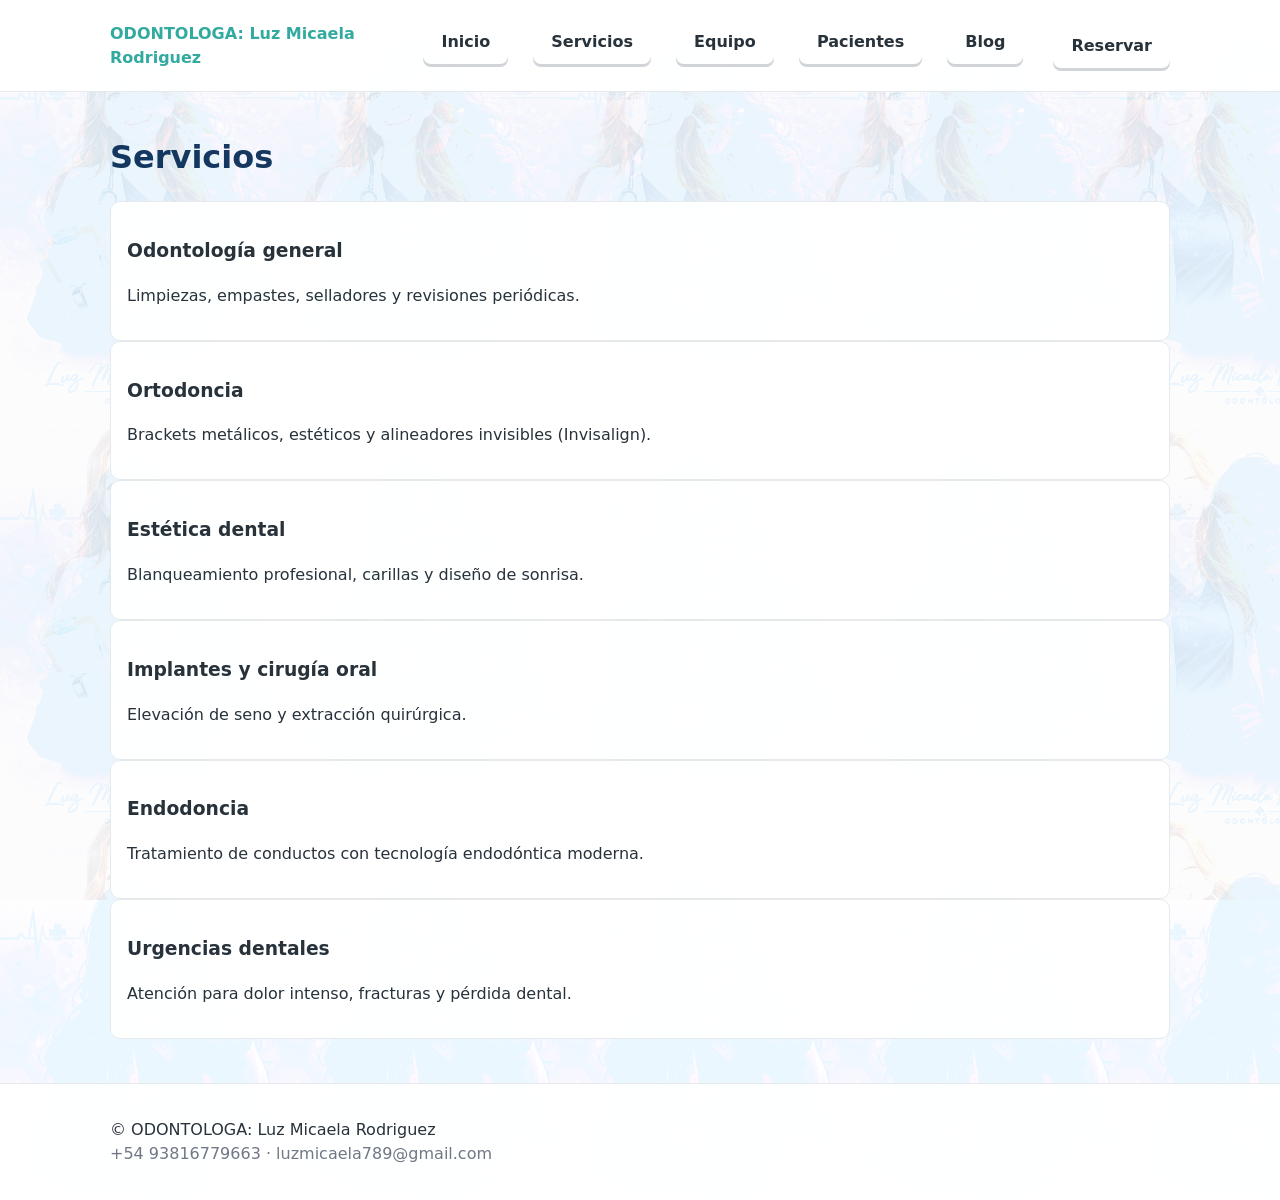
<file: servicios.html>
﻿<!doctype html>
<html lang="es">
<head>
  <meta charset="utf-8" />
  <meta name="viewport" content="width=device-width,initial-scale=1" />
  <title>Servicios — ODONTOLOGA: Luz Micaela Rodriguez</title>
  <meta name="description" content="Servicios: odontología general, estética, ortodoncia, implantes, endodoncia y urgencias en San Miguel de Tucumán." />
  <link rel="icon" href="favicon.svg" />
  <link rel="stylesheet" href="styles.css">
</head>
<body>
<header class="site-header">
  <div class="container">
    <div class="brand">ODONTOLOGA: Luz Micaela Rodriguez</div>
    <nav>
      <a href="index.html">Inicio</a>
      <a href="servicios.html">Servicios</a>
      <a href="equipo.html">Equipo</a>
      <a href="pacientes.html">Pacientes</a>
      <a href="blog.html">Blog</a>
    </nav>
    <a class="btn-cta" href="contacto.html">Reservar</a>
  </div>
</header>

<main class="container">
  <h1>Servicios</h1>
  <div class="grid services-list">
    <div class="card">
      <h3>Odontología general</h3>
      <p>Limpiezas, empastes, selladores y revisiones periódicas.</p>
    </div>
    <div class="card">
      <h3>Ortodoncia</h3>
      <p>Brackets metálicos, estéticos y alineadores invisibles (Invisalign).</p>
    </div>
    <div class="card">
      <h3>Estética dental</h3>
      <p>Blanqueamiento profesional, carillas y diseño de sonrisa.</p>
    </div>
    <div class="card">
      <h3>Implantes y cirugía oral</h3>
      <p>Elevación de seno y extracción quirúrgica.</p>
    </div>
    <div class="card">
      <h3>Endodoncia</h3>
      <p>Tratamiento de conductos con tecnología endodóntica moderna.</p>
    </div>
    <div class="card">
      <h3>Urgencias dentales</h3>
      <p>Atención para dolor intenso, fracturas y pérdida dental.</p>
    </div>
  </div>
</main>

<footer class="site-footer">
  <div class="container">
    <div>© ODONTOLOGA: Luz Micaela Rodriguez</div>
    <div class="muted">+54 93816779663 · luzmicaela789@gmail.com</div>
  </div>
</footer>
</body>
</html>
</file>
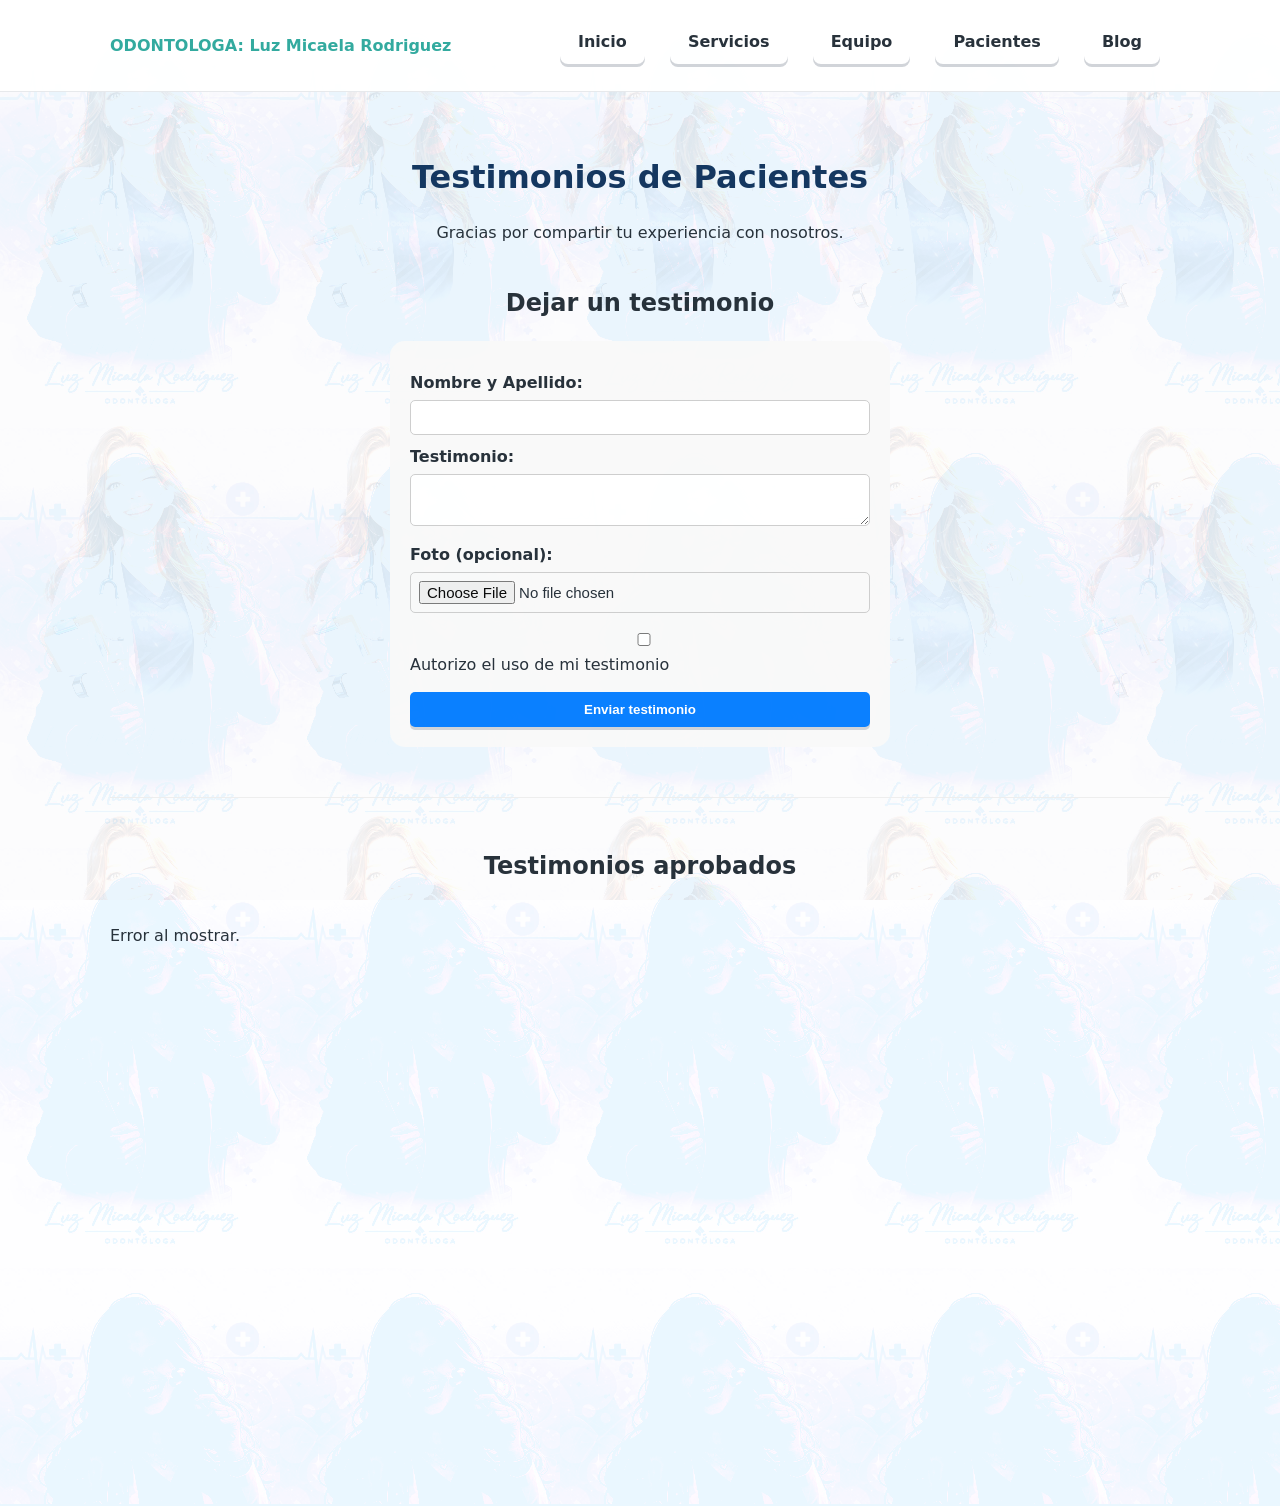
<file: testimonios.html>
<!DOCTYPE html>
<html lang="es">
<head>
<meta charset="UTF-8">
<title>Testimonios · ODONTOLOGA: Luz Micaela Rodriguez</title>
<link rel="stylesheet" href="styles.css">

<style>
/* --- ESTILO DE TARJETAS (Actualizado con textura) --- */
.review-card {
    position: relative;
    /* Aplicamos la textura de agua igual que en pacientes.html */
    background-image: linear-gradient(rgba(255, 255, 255, 0.7), rgba(255, 255, 255, 0.7)), url('img/texturas/agua1.png');
    background-size: cover;
    background-position: center;
    background-repeat: no-repeat;

    border: 1.5px solid rgba(255,255,255,0.55);
    border-radius: 20px;
    padding: 26px 20px;
    box-shadow: 0 10px 26px rgba(0,0,0,0.18);
    transition: 0.35s ease;
    overflow: hidden;
    text-align: center; /* Centramos el contenido */
}

.review-card:hover {
    transform: translateY(-6px);
    box-shadow: 0 16px 36px rgba(0,0,0,0.28);
}

/* --- FOTO RECTANGULAR --- */
.review-photo {
    width: 100%;
    height: 180px;
    object-fit: cover;
    border-radius: 12px;
    border: 3px solid white;
    margin-bottom: 15px;
    background-color: #eee;
}

.review-stars {
    font-size: 1.2rem;
    color: #ffcc00;
    margin-bottom: 10px;
}

.review-text {
    font-size: 0.95rem;
    color: #003366;
    margin-bottom: 12px;
    line-height: 1.4;
    font-style: italic;
}

.review-name {
    font-weight: 700;
    color: #002a5c;
    margin-top: 8px;
    font-family: sans-serif;
}

.reviews-grid {
    display: grid;
    grid-template-columns: repeat(auto-fit, minmax(280px, 1fr));
    gap: 26px;
    margin-top: 40px;
}

/* Estilos para el formulario */
#formTestimonio {
    max-width: 500px;
    margin: 0 auto;
    background: #f9f9f9;
    padding: 20px;
    border-radius: 15px;
    text-align: left;
}
#formTestimonio label { display: block; margin-top: 10px; font-weight: bold; }
#formTestimonio input, #formTestimonio textarea { width: 100%; padding: 8px; margin-top: 5px; border-radius: 5px; border: 1px solid #ccc; }
.btn-cta { background: #007bff; color: white; border: none; padding: 10px 20px; border-radius: 5px; cursor: pointer; margin-top: 15px; width: 100%; }
</style>
</head>

<body>

<header class="site-header">
  <div class="container">
    <div class="brand">ODONTOLOGA: Luz Micaela Rodriguez</div>
    <nav>
      <a href="index.html">Inicio</a>
      <a href="servicios.html">Servicios</a>
      <a href="equipo.html">Equipo</a>
      <a href="pacientes.html">Pacientes</a>
      <a href="blog.html">Blog</a>
    </nav>
  </div>
</header>

<main class="container" style="padding: 40px 20px; text-align: center;">

    <h1>Testimonios de Pacientes</h1>
    <p>Gracias por compartir tu experiencia con nosotros.</p>

    <section id="formulario">
      <h2>Dejar un testimonio</h2>
      <form id="formTestimonio">
        <label>Nombre y Apellido:</label>
        <input type="text" id="nombre" required>
        <label>Testimonio:</label>
        <textarea id="texto" required></textarea>
        <label>Foto (opcional):</label>
        <input type="file" id="foto" accept="image/*">
        <label style="font-weight: normal; margin-top: 15px;">
          <input type="checkbox" id="permiso" required> Autorizo el uso de mi testimonio
        </label>
        <button type="submit" class="btn-cta">Enviar testimonio</button>
      </form>
      <p id="mensaje"></p>
    </section>

    <hr style="margin: 50px 0; border: 0; border-top: 1px solid #eee;">

    <section class="testimonios-section">
        <h2>Testimonios aprobados</h2>
        <div id="listaTestimonios" class="reviews-grid">
            </div>
    </section>

</main>

<script>
(function() {
    // Tu URL de Google Apps Script
    var LA_URL_SECRETA = "https://script.google.com/macros/s/AKfycbzXpRyxKYpH9tYsHTst431nMVCWNkiUy98XN06gi6UX_a1UWVNwanT2FxG7csPzttu7/exec";

    async function cargarTestimoniosFinal() {
        var elDiv = document.getElementById('listaTestimonios');
        if (!elDiv) return;

        try {
            // FORZAMOS QUE EL CONTENEDOR SEA VISIBLE
            elDiv.style.display = "block";
            elDiv.style.visibility = "visible";
            elDiv.style.opacity = "1";
            elDiv.style.minHeight = "500px";
            elDiv.innerHTML = "<p style='text-align:center; color: #003366;'>Dibujando testimonios en pantalla...</p>";

            var peticion = await fetch(LA_URL_SECRETA + "?v=" + Date.now());
            var elTextoBruto = await peticion.text();
            var losDatosLimpios = JSON.parse(elTextoBruto);

            var listaFinal = Array.isArray(losDatosLimpios) ? losDatosLimpios : (losDatosLimpios.data || []);
            
            elDiv.innerHTML = ""; // Limpiamos

            for (var m = 0; m < listaFinal.length; m++) {
                var uno = listaFinal[m];
                if (!uno.nombre && !uno.texto) continue;

                var linkFoto = "https://www.w3schools.com/howto/img_avatar.png";
                var match = uno.foto ? uno.foto.match(/id=([a-zA-Z0-9_-]+)/) : null;
                if (match && match[1]) {
                    linkFoto = "https://lh3.googleusercontent.com/d/" + match[1];
                }

                var elementoCard = document.createElement('div');
                elementoCard.className = "review-card";
                
                // --- ESTILOS FORZADOS (Para que se vean sí o sí) ---
                elementoCard.style.cssText = `
                    display: inline-block !important;
                    visibility: visible !important;
                    opacity: 1 !important;
                    width: 300px;
                    margin: 15px;
                    padding: 25px;
                    border-radius: 20px;
                    border: 1px solid #007bff;
                    background-image: linear-gradient(rgba(255, 255, 255, 0.8), rgba(255, 255, 255, 0.8)), url('img/texturas/agua1.png');
                    background-size: cover;
                    box-shadow: 0 10px 20px rgba(0,0,0,0.1);
                    vertical-align: top;
                    text-align: center;
                `;

                var contenido = "";
                contenido += '<img src="' + linkFoto + '" style="width:120px; height:120px; border-radius:15px; object-fit:cover; border:3px solid white; margin-bottom:15px;">';
                contenido += '<div style="color:#ffcc00; font-size:1.2rem; margin-bottom:10px;">★★★★★</div>';
                contenido += '<p style="color:#003366; font-style:italic; line-height:1.4;">"' + (uno.texto || "") + '"</p>';
                contenido += '<h4 style="color:#002a5c; margin-top:15px; font-weight:bold;">' + (uno.nombre || "Paciente") + '</h4>';
                
                elementoCard.innerHTML = contenido;
                elDiv.appendChild(elementoCard);
            }
            console.log("¡TERMINADO! Si no los ves, revisa si hay un div encima tapándolos.");
        } catch (e) {
            console.error("Error:", e);
            elDiv.innerHTML = "<p>Error al mostrar.</p>";
        }
    }

    // Ejecutar al cargar la página
    window.addEventListener('load', cargarTestimoniosFinal);
})();
</script>

</body>
</html>
</file>
<file: styles.css>
﻿:root{
  --accent:#2aa79b; --dark:#1f2933; --muted:#6b7280; --bg:#f7fafb;
  font-family: Inter, system-ui, -apple-system, "Segoe UI", Roboto, Arial, sans-serif;
}
*{box-sizing:border-box}
body{margin:0;background:var(--bg);color:var(--dark);line-height:1.5}
.container{max-width:1100px;margin:0 auto;padding:20px}
.site-header{background:#fff;border-bottom:1px solid #e6e9ec;position:sticky;top:0;z-index:10}
.site-header .container{display:flex;align-items:center;gap:20px}
.brand{font-weight:700;color:var(--accent);flex:1}
nav a{margin:0 10px;color:var(--dark);text-decoration:none}
.btn-cta{background:var(--accent);color:#fff;padding:8px 12px;border-radius:8px;text-decoration:none}
.hero{display:flex;gap:30px;align-items:center;padding:40px 0}
.hero-text{flex:1}
.hero-image img{width:100%;border-radius:10px;object-fit:cover}
.actions .btn{background:var(--accent);color:#fff;padding:10px 16px;border-radius:8px;text-decoration:none;margin-right:8px}
.btn-outline{border:2px solid var(--accent);color:var(--accent);padding:8px 14px;border-radius:8px;text-decoration:none}
.why .grid, .services-preview .grid{display:grid;grid-template-columns:repeat(auto-fit,minmax(220px,1fr));gap:12px;margin-top:12px}
.card{background:#fff;padding:16px;border-radius:10px;border:1px solid #e6e9ec}
.service{background:#fff;padding:18px;border-radius:10px;border:1px solid #e6e9ec}
.contact-preview{margin-top:24px;background:#fff;padding:18px;border-radius:10px;border:1px solid #e6e9ec}
.site-footer{background:#fff;border-top:1px solid #e6e9ec;padding:14px 0;margin-top:24px}
.muted{color:var(--muted)}
.team-grid{display:grid;grid-template-columns:repeat(auto-fit,minmax(220px,1fr));gap:16px}
.team-card{background:#fff;padding:12px;border-radius:10px;text-align:center;border:1px solid #e6e9ec}
.team-card img{width:100%;height:auto;object-fit:contain;object-position:center;border-radius:8px;display:block}
.two-col{display:grid;grid-template-columns:1fr 320px;gap:18px}
form input, form textarea, form select{width:100%;padding:10px;border-radius:8px;border:1px solid #d1d5db;margin-top:8px}
.btn{display:inline-block;padding:10px 14px;border-radius:8px;text-decoration:none;color:#fff;background:var(--accent);border:none;cursor:pointer}
@media(max-width:760px){
  .hero{flex-direction:column}
  .two-col{grid-template-columns:1fr}
 
}
/* Estilos anteriores... */

.actions {
    display: flex;
    flex-direction: column; /* Cambia la dirección de los botones a columna */
    gap: 10px; /* Espacio entre los botones */
}

nav a {
    position: relative; /* Posición relativa para efectos de animación */
    transition: color 0.3s ease, transform 0.3s ease; /* Efecto de transición */
}

nav a:hover {
    color: #4CAF50; /* Cambiar color al pasar el ratón */
    transform: scale(1.05); /* Aumentar tamaño al pasar el ratón */
}

@media(max-width:760px){
  .hero{flex-direction:column}
  .two-col{grid-template-columns:1fr}
}

/* Estilos restantes... */

.hero {
    display: flex;
    gap: 30px;
    align-items: flex-start; /* Alinea los elementos al inicio */
}

.hero-text {
    flex: 1; /* Permite que el texto ocupe un espacio flexible */
    position: relative; /* Asegura que el texto se posicione sin ser absoluto */
    color: #f0f8ff; /* Color de texto */
    text-shadow: 2px 2px 4px rgba(0, 0, 255, 0.5); /* Efecto tridimensional */
    z-index: 1; /* Asegúrate de que el texto esté sobre la imagen */
}

.actions {
    margin-top: 20px; /* Espacio entre el texto y los botones */
    display: flex;
    flex-direction: column; /* Coloca los botones en columna */
    gap: 10px; /* Espacio entre los botones */
}

.hero-image {
    flex: 1; /* Hace que la imagen ocupe el espacio restante */
    position: relative; /* Necesario para el efecto de la imagen */
}
/* Contenedor principal */
.hero {
  padding: 40px 20px;
  background: #fff;
}

/* Inner: divide en dos columnas (texto izquierda, imagen derecha) */
.hero-inner {
  display: flex;
  align-items: center;
  justify-content: space-between;
  gap: 24px;
  max-width: 1200px;
  margin: 0 auto;
}

/* Texto (izquierda) */
.hero-text {
  flex: 1 1 45%;
  min-width: 260px;
}

/* Título: más oscuro */
.hero-title {
  font-size: 2rem;
  margin: 0 0 12px 0;
  color: #222222; /* tonalidad más oscura */
  font-weight: 700;
  line-height: 1.1;
}

/* Subtítulo: azul oscuro y más pequeño */
.hero-subtitle {
  font-size: 1rem;
  margin: 0 0 18px 0;
  color: #0b3b66; /* azul oscuro */
  opacity: 0.95;
}

/* Botones: alineados a la izquierda y con espacio */
.hero-buttons {
  margin-top: 18px;
  display: flex;
  gap: 12px;
}

/* Estilos de botones */
.btn {
  display: inline-block;
  padding: 10px 16px;
  text-decoration: none;
  border-radius: 6px;
  font-weight: 600;
  transition: transform .12s ease, box-shadow .12s ease;
}

.btn.primary {
  background: #0b6bff;
  color: #fff;
}

.btn.secondary {
  background: #e9eef8;
  color: #0b3b66;
}

/* Imagen (derecha) */
.hero-image {
  flex: 0 0 45%;
  display: flex;
  justify-content: flex-end;
  min-width: 220px;
}

.hero-image img {
  max-width: 100%;
  height: auto;
  border-radius: 8px;
  object-fit: cover;
  box-shadow: 0 6px 18px rgba(11, 59, 102, 0.12);
}

/* Responsive: en pantallas pequeñas apilar verticalmente */
@media (max-width: 800px) {
  .hero-inner {
    flex-direction: column;
    align-items: flex-start;
  }

  .hero-image {
    width: 100%;
    justify-content: center;
    margin-top: 18px;
  }

  .hero-text {
    width: 100%;
  }

  .hero-title {
    font-size: 1.6rem;
  }
}
/* ============================
   HERO SECTION
   ============================ */

.hero {
    width: 100%;
    padding: 60px 20px;
    text-align: center;
    background-color: #ffffff;
}

/* Título centrado */
.hero-title {
    font-size: 2.6rem;
    font-weight: 700;
    margin-bottom: 40px;
    color: #1a1a1a;
}

/* Contenedor de columnas */
.hero-content {
    display: flex;
    align-items: center;
    justify-content: center;
    gap: 40px;
    max-width: 1200px;
    margin: 0 auto;
}

/* Columna izquierda (texto) */
.hero-text {
    flex: 0 0 38%; /* Más pequeña */
    text-align: left;
}

.hero-description {
    font-size: 1.2rem;
    margin-bottom: 25px;
    color: #333;
    line-height: 1.5;
}

/* Botones */
.hero-buttons {
    display: flex;
    flex-direction: column;
    gap: 15px;
}

.btn {
    padding: 14px 20px;
    border-radius: 6px;
    text-decoration: none;
    font-weight: 600;
    display: inline-block;
    text-align: center;
    transition: 0.3s ease;
}

/* Botón principal */
.btn-primary {
    background-color: #0077cc;
    color: white;
}

.btn-primary:hover {
    background-color: #005fa3;
}

/* Botón secundario */
.btn-secondary {
    background-color: #e6e6e6;
    color: #333;
}

.btn-secondary:hover {
    background-color: #d4d4d4;
}

/* Columna derecha (imagen predominante) */
.hero-image {
    flex: 0 0 60%; /* Más grande */
}

.hero-image img {
    width: 100%;
    border-radius: 10px;
    object-fit: cover;
    box-shadow: 0 4px 20px rgba(0,0,0,0.1);
}

/* ============================
   RESPONSIVE
   ============================ */

@media (max-width: 900px) {
    .hero-content {
        flex-direction: column;
        text-align: center;
    }

    .hero-text {
        flex: 0 0 100%;
        text-align: center;
    }

    .hero-image {
        flex: 0 0 100%;
    }

    .hero-title {
        font-size: 2.2rem;
    }
}

@media (max-width: 600px) {
    .hero-title {
        font-size: 1.9rem;
    }

    .hero-description {
        font-size: 1.05rem;
    }
}
/* ===== FIX DEFINITIVO: TÍTULO ARRIBA DE LAS COLUMNAS ===== */

.hero {
    width: 100%;
    padding: 60px 20px;
    background: #fff;
    text-align: center;
}

.hero-title {
    font-size: 2.6rem;
    font-weight: 700;
    margin-bottom: 40px;
    color: #1a1a1a;
}

/* Contenedor de columnas */
.hero-content {
    display: flex;
    align-items: center;
    justify-content: center;
    gap: 40px;
    max-width: 1200px;
    margin: 0 auto;
}

/* Columna izquierda */
.hero-text {
    flex: 0 0 38%;
    text-align: left;
}

/* Columna derecha */
.hero-image {
    flex: 0 0 60%;
}

.hero-image img {
    width: 100%;
    border-radius: 10px;
    object-fit: cover;
}
/* ===== FIX DEFINITIVO: EVITAR 3 COLUMNAS ===== */

/* El hero NO debe ser flex */
.hero {
    width: 100%;
    padding: 60px 20px;
    background: #fff;
    text-align: center;
    display: block !important; /* Fuerza a ignorar versiones anteriores */
}

/* El título SIEMPRE arriba */
.hero-title {
    font-size: 2.6rem;
    font-weight: 700;
    margin-bottom: 40px;
    color: #1a1a1a;
}

/* Las columnas van dentro de hero-content */
.hero-content {
    display: flex !important;
    align-items: center;
    justify-content: center;
    gap: 40px;
    max-width: 1200px;
    margin: 0 auto;
}

/* Columna izquierda */
.hero-text {
    flex: 0 0 38%;
    text-align: left;
}

/* Columna derecha */
.hero-image {
    flex: 0 0 60%;
}

.hero-image img {
    width: 100%;
    border-radius: 10px;
    object-fit: cover;
}
/* ============================
   BOTONES 3D DEL MENÚ
   ============================ */

nav a {
    display: inline-block;
    padding: 10px 18px;
    background: #ffffff;
    color: #1f2933;
    border-radius: 8px;
    font-weight: 600;
    text-decoration: none;
    box-shadow: 0 3px 0 #cfd3d8; /* base 3D */
    transition: 
        background 0.25s ease,
        color 0.25s ease,
        transform 0.2s ease,
        box-shadow 0.2s ease;
}

/* Hover: se eleva y cambia a azul */
nav a:hover {
    background: #0b6bff;
    color: #ffffff;
    transform: translateY(-3px); /* se levanta */
    box-shadow: 0 6px 0 #084bb5; /* sombra más profunda */
}

/* Click: efecto de presión */
nav a:active {
    transform: translateY(1px);
    box-shadow: 0 2px 0 #084bb5;
}
/* ============================
   BOTONES 3D PARA TODO EL MENÚ
   ============================ */

/* Aplica a TODOS los enlaces del menú, incluyendo "Reservar" */
.site-header nav a,
.btn-cta {
    display: inline-block;
    padding: 10px 18px;
    background: #ffffff;
    color: #1f2933;
    border-radius: 8px;
    font-weight: 600;
    text-decoration: none;
    box-shadow: 0 3px 0 #cfd3d8; /* base 3D */
    transition: 
        background 0.25s ease,
        color 0.25s ease,
        transform 0.2s ease,
        box-shadow 0.2s ease;
}

/* Hover 3D */
.site-header nav a:hover,
.btn-cta:hover {
    background: #0b6bff;
    color: #ffffff;
    transform: translateY(-3px); /* se levanta */
    box-shadow: 0 6px 0 #084bb5; /* sombra más profunda */
}

/* Click (efecto de presión) */
.site-header nav a:active,
.btn-cta:active {
    transform: translateY(1px);
    box-shadow: 0 2px 0 #084bb5;
}
/* ============================================
   BOTONES 3D + EFECTO DE LUZ ANIMADA (MENÚ)
   ============================================ */

.site-header nav a,
.btn-cta {
    position: relative;
    display: inline-block;
    padding: 10px 18px;
    background: #ffffff;
    color: #1f2933;
    border-radius: 8px;
    font-weight: 600;
    text-decoration: none;
    box-shadow: 0 3px 0 #cfd3d8; /* base 3D */
    overflow: hidden; /* necesario para el brillo */
    transition:
        background 0.25s ease,
        color 0.25s ease,
        transform 0.2s ease,
        box-shadow 0.2s ease;
}

/* Brillo animado */
.site-header nav a::before,
.btn-cta::before {
    content: "";
    position: absolute;
    top: 0;
    left: -120%;
    width: 80%;
    height: 100%;
    background: linear-gradient(
        120deg,
        rgba(255, 255, 255, 0) 0%,
        rgba(255, 255, 255, 0.6) 50%,
        rgba(255, 255, 255, 0) 100%
    );
    transform: skewX(-20deg);
    transition: 0.4s;
}

/* Hover: se eleva, cambia a azul y aparece el brillo */
.site-header nav a:hover,
.btn-cta:hover {
    background: #0b6bff;
    color: #ffffff;
    transform: translateY(-3px);
    box-shadow: 0 6px 0 #084bb5;
}

/* Brillo se mueve al hacer hover */
.site-header nav a:hover::before,
.btn-cta:hover::before {
    left: 120%;
}

/* Click: efecto de presión */
.site-header nav a:active,
.btn-cta:active {
    transform: translateY(1px);
    box-shadow: 0 2px 0 #084bb5;
}
/* ============================
   BLOG PAGE
   ============================ */

.blog-grid {
    display: grid;
    grid-template-columns: repeat(auto-fit, minmax(260px, 1fr));
    gap: 20px;
    margin-top: 30px;
}

.blog-card {
    background: #fff;
    border-radius: 12px;
    border: 1px solid #e6e9ec;
    padding: 16px;
    box-shadow: 0 4px 12px rgba(0,0,0,0.06);
    transition: transform .25s ease, box-shadow .25s ease;
}

.blog-card:hover {
    transform: translateY(-6px);
    box-shadow: 0 10px 20px rgba(0,0,0,0.12);
}

.blog-card img {
    width: 100%;
    border-radius: 10px;
    margin-bottom: 12px;
}

.blog-card h3 {
    margin: 0 0 8px;
    color: #1f2933;
}

.blog-card p {
    color: #555;
    margin-bottom: 14px;
}

.blog-btn {
    display: inline-block;
    padding: 8px 14px;
    background: var(--accent);
    color: #fff;
    border-radius: 6px;
    text-decoration: none;
    font-weight: 600;
    transition: background .25s ease;
}

.blog-btn:hover {
    background: #1d8f85;
}
/* ============================
   BLOG VANGUARDISTA
   ============================ */

.blog-title {
    text-align: center;
    font-size: 2.4rem;
    margin-bottom: 10px;
}

.blog-subtitle {
    text-align: center;
    color: #555;
    margin-bottom: 40px;
}

/* Categorías */
.blog-categories {
    display: grid;
    grid-template-columns: repeat(auto-fit, minmax(260px, 1fr));
    gap: 20px;
}

.blog-category {
    background: #fff;
    padding: 20px;
    border-radius: 14px;
    border: 1px solid #e6e9ec;
    cursor: pointer;
    transition: transform .25s ease, box-shadow .25s ease;
    box-shadow: 0 4px 12px rgba(0,0,0,0.06);
}

.blog-category:hover {
    transform: translateY(-6px);
    box-shadow: 0 12px 24px rgba(0,0,0,0.12);
}

/* Panel desplegable */
.blog-panel {
    position: fixed;
    top: 0;
    right: -100%;
    width: 420px;
    height: 100vh;
    background: #ffffff;
    box-shadow: -6px 0 20px rgba(0,0,0,0.15);
    padding: 20px;
    transition: right .4s ease;
    z-index: 999;
    display: flex;
    flex-direction: column;
}

.blog-panel.open {
    right: 0;
}

.panel-header {
    display: flex;
    justify-content: space-between;
    align-items: center;
}

#panel-close {
    background: #0b6bff;
    color: #fff;
    border: none;
    padding: 8px 14px;
    border-radius: 6px;
    cursor: pointer;
}

.panel-content {
    margin-top: 20px;
    overflow-y: auto;
    flex: 1;
    padding-right: 10px;
}

/* Tarjetas internas */
.panel-item {
    background: #f7fafb;
    padding: 14px;
    border-radius: 10px;
    margin-bottom: 14px;
    border: 1px solid #e6e9ec;
}

.panel-item h4 {
    margin: 0 0 6px;
}

.panel-item p {
    margin: 0;
    color: #555;
}
/* Margen superior para la sección del blog */
.container.blog-section {
    margin-top: 40px;
}
input[type="date"] {
  position: relative;
}

input[type="date"]::before {
  content: attr(data-date);
  position: absolute;
  left: 12px;
  color: #333;
}

input[type="date"]::-webkit-datetime-edit,
input[type="date"]::-webkit-inner-spin-button,
input[type="date"]::-webkit-clear-button {
  display: none;
}

input[type="date"]::-webkit-calendar-picker-indicator {
  position: absolute;
  right: 10px;
  opacity: 1;
}
/* Igualar altura del input date al resto */
input[type="date"] {
  height: 44px;
  padding-left: 12px;
  padding-right: 12px;
}
/* Tarjeta moderna para el formulario */
.contact-form-card {
  background: #ffffff;
  padding: 28px;
  border-radius: 14px;
  box-shadow: 0 6px 20px rgba(0,0,0,0.08);
  border: 1px solid #e6e9ec;
}
input, select, textarea {
  width: 100%;
  padding: 12px 14px;
  border-radius: 8px;
  border: 1px solid #d6d9dd;
  font-size: 15px;
  transition: border-color .2s ease, box-shadow .2s ease;
}

input:focus, select:focus, textarea:focus {
  border-color: #0b6bff;
  box-shadow: 0 0 0 3px rgba(11,107,255,0.15);
  outline: none;
}

main h1 {
  font-size: 2rem;
  margin-bottom: 20px;
  color: #0b2e59;
  font-weight: 700;
}
.contact-aside {
  background: #f7fafc;
  padding: 24px;
  border-radius: 14px;
  border: 1px solid #e6e9ec;
  box-shadow: 0 4px 14px rgba(0,0,0,0.05);
}
.two-col {
  display: grid;
  grid-template-columns: 1fr 0.8fr;
  gap: 30px;
}
.btn {
  background: linear-gradient(135deg, #0b6bff, #0046c7);
  color: #fff;
  padding: 12px 20px;
  border-radius: 8px;
  border: none;
  font-weight: 600;
  cursor: pointer;
  transition: transform .2s ease, box-shadow .2s ease;
}

.btn:hover {
  transform: translateY(-3px);
  box-shadow: 0 6px 14px rgba(0,0,0,0.15);
}
/* Contenedor general */
.casos-container {
    padding: 20px;
    animation: fadeIn 0.6s ease;
}

/* Título */
.casos-titulo {
    font-size: 1.8rem;
    margin-bottom: 15px;
    color: #003366;
    font-weight: 700;
}

/* Grid */
.casos-grid {
    display: grid;
    grid-template-columns: repeat(auto-fill, minmax(260px, 1fr));
    gap: 20px;
    max-height: 500px;
    overflow-y: auto;
    padding-right: 10px;
}

/* Scrollbar elegante */
.casos-grid::-webkit-scrollbar {
    width: 8px;
}
.casos-grid::-webkit-scrollbar-thumb {
    background: rgba(0, 0, 0, 0.2);
    border-radius: 4px;
}

/* Tarjetas */
.caso-card {
    background: rgba(255, 255, 255, 0.7);
    backdrop-filter: blur(10px);
    border-radius: 14px;
    overflow: hidden;
    box-shadow: 0 4px 12px rgba(0,0,0,0.1);
    transition: transform 0.25s ease, box-shadow 0.25s ease;
    cursor: pointer;
}

/* Hover premium */
.caso-card:hover {
    transform: translateY(-6px) scale(1.02);
    box-shadow: 0 8px 20px rgba(0,0,0,0.15);
}

/* Imagen */
.caso-card img {
    width: 100%;
    height: 180px;
    object-fit: cover;
}

/* Info */
.caso-info {
    padding: 15px;
}

.caso-info h4 {
    margin: 0;
    font-size: 1.2rem;
    color: #002a5c;
}

.caso-info p {
    margin: 5px 0;
    color: #333;
}

.caso-fecha {
    font-size: 0.85rem;
    color: #666;
}

/* Animación fade-in */
@keyframes fadeIn {
    from { opacity: 0; transform: translateY(10px); }
    to { opacity: 1; transform: translateY(0); }
}

/* ====== TARJETAS DE POR QUÉ ELEGIRNOS ====== */

.why-us {
  text-align: center;
  padding: 60px 20px;
}

.why-grid {
  display: grid;
  grid-template-columns: repeat(4, 1fr);
  gap: 25px;
  margin-top: 30px;
}

.why-card {
  background: #ffffff;
  padding: 25px;
  border-radius: 14px;
  font-size: 18px;
  font-weight: 600;
  color: #003366;
  position: relative;
  overflow: hidden;
  cursor: pointer;
  transition: transform 0.3s ease;
}

/* Efecto de elevación */
.why-card:hover {
  transform: translateY(-6px);
}

/* Borde animado multicolor */
.why-card::before {
  content: "";
  position: absolute;
  inset: 0;
  border-radius: 14px;
  padding: 2px;
  background: linear-gradient(
    120deg,
    #00c3ff,
    #0066ff,
    #8a2be2,
    #ff00c8,
    #00ffcc
  );
  background-size: 300% 300%;
  animation: borderGlow 4s linear infinite;
  opacity: 0;
  transition: opacity 0.3s ease;
  -webkit-mask: 
    linear-gradient(#fff 0 0) content-box, 
    linear-gradient(#fff 0 0);
  -webkit-mask-composite: xor;
          mask-composite: exclude;
}

/* Solo aparece al pasar el mouse */
.why-card:hover::before {
  opacity: 1;
}

/* Animación del borde */
@keyframes borderGlow {
  0% { background-position: 0% 50%; }
  50% { background-position: 100% 50%; }
  100% { background-position: 0% 50%; }
}

/* Responsive */
@media (max-width: 900px) {
  .why-grid {
    grid-template-columns: repeat(2, 1fr);
  }
}

@media (max-width: 600px) {
  .why-grid {
    grid-template-columns: 1fr;
  }
}
/* ====== TARJETAS PREMIUM CON TEXTURA METALIZADA ====== */

.why-us {
  text-align: center;
  padding: 60px 20px;
}

.why-grid {
  display: grid;
  grid-template-columns: repeat(4, 1fr);
  gap: 25px;
  margin-top: 30px;
}

/* Tarjeta con textura metalizada + celeste claro */
.why-card {
  background: 
    linear-gradient(135deg, rgba(255,255,255,0.6), rgba(200,230,255,0.6)),
    repeating-linear-gradient(
      45deg,
      rgba(255,255,255,0.25) 0px,
      rgba(255,255,255,0.25) 2px,
      rgba(180,200,220,0.25) 2px,
      rgba(180,200,220,0.25) 4px
    );
  background-blend-mode: overlay;
  padding: 25px;
  border-radius: 14px;
  font-size: 18px;
  font-weight: 600;
  color: #003366;
  position: relative;
  overflow: hidden;
  cursor: pointer;
  transition: transform 0.3s ease;
}

/* Efecto de elevación */
.why-card:hover {
  transform: translateY(-6px);
}

/* Borde animado multicolor */
.why-card::before {
  content: "";
  position: absolute;
  inset: 0;
  border-radius: 14px;
  padding: 2px;
  background: linear-gradient(
    120deg,
    #00c3ff,
    #0066ff,
    #8a2be2,
    #ff00c8,
    #00ffcc
  );
  background-size: 300% 300%;
  animation: borderGlow 4s linear infinite;
  opacity: 0;
  transition: opacity 0.3s ease;
  -webkit-mask: 
    linear-gradient(#fff 0 0) content-box, 
    linear-gradient(#fff 0 0);
  -webkit-mask-composite: xor;
          mask-composite: exclude;
}

/* Solo aparece al pasar el mouse */
.why-card:hover::before {
  opacity: 1;
}

/* Animación del borde */
@keyframes borderGlow {
  0% { background-position: 0% 50%; }
  50% { background-position: 100% 50%; }
  100% { background-position: 0% 50%; }
}

/* Responsive */
@media (max-width: 900px) {
  .why-grid {
    grid-template-columns: repeat(2, 1fr);
  }
}

@media (max-width: 600px) {
  .why-grid {
    grid-template-columns: 1fr;
  }
}
/* ====== TARJETAS PREMIUM CON ICONOS, TEXTURA Y ANIMACIONES ====== */

.why-us {
  text-align: center;
  padding: 60px 20px;
}

.why-grid {
  display: grid;
  grid-template-columns: repeat(4, 1fr);
  gap: 25px;
  margin-top: 30px;
}

/* Animación de entrada */
.why-card {
  opacity: 0;
  transform: translateY(20px);
  animation: fadeUp 0.8s ease forwards;
}

.why-card:nth-child(1) { animation-delay: 0.1s; }
.why-card:nth-child(2) { animation-delay: 0.25s; }
.why-card:nth-child(3) { animation-delay: 0.4s; }
.why-card:nth-child(4) { animation-delay: 0.55s; }

@keyframes fadeUp {
  to {
    opacity: 1;
    transform: translateY(0);
  }
}

/* Tarjeta con textura metalizada + celeste claro */
.why-card {
  background:
    linear-gradient(135deg, rgba(255,255,255,0.7), rgba(210,235,255,0.7)),
    repeating-linear-gradient(
      45deg,
      rgba(255,255,255,0.25) 0px,
      rgba(255,255,255,0.25) 2px,
      rgba(180,200,220,0.25) 2px,
      rgba(180,200,220,0.25) 4px
    );
  background-blend-mode: overlay;
  padding: 30px 20px;
  border-radius: 14px;
  font-size: 18px;
  font-weight: 600;
  color: #003366;
  position: relative;
  overflow: hidden;
  cursor: pointer;
  transition: transform 0.3s ease;
  text-align: center;
}

/* Icono */
.why-card .icon {
  margin-bottom: 12px;
}

/* Efecto de elevación */
.why-card:hover {
  transform: translateY(-8px);
}

/* Borde animado multicolor */
.why-card::before {
  content: "";
  position: absolute;
  inset: 0;
  border-radius: 14px;
  padding: 2px;
  background: linear-gradient(
    120deg,
    #00c3ff,
    #0066ff,
    #8a2be2,
    #ff00c8,
    #00ffcc
  );
  background-size: 300% 300%;
  animation: borderGlow 4s linear infinite;
  opacity: 0;
  transition: opacity 0.3s ease;
  -webkit-mask:
    linear-gradient(#fff 0 0) content-box,
    linear-gradient(#fff 0 0);
  -webkit-mask-composite: xor;
          mask-composite: exclude;
}

.why-card:hover::before {
  opacity: 1;
}

/* Brillo suave */
.why-card::after {
  content: "";
  position: absolute;
  top: -80%;
  left: -80%;
  width: 200%;
  height: 200%;
  background: radial-gradient(circle, rgba(255,255,255,0.25), transparent 70%);
  transform: rotate(25deg);
  opacity: 0;
  transition: opacity 0.4s ease;
}

.why-card:hover::after {
  opacity: 1;
}

/* Animación del borde */
@keyframes borderGlow {
  0% { background-position: 0% 50%; }
  50% { background-position: 100% 50%; }
  100% { background-position: 0% 50%; }
}

/* Responsive */
@media (max-width: 900px) {
  .why-grid {
    grid-template-columns: repeat(2, 1fr);
  }
}

@media (max-width: 600px) {
  .why-grid {
    grid-template-columns: 1fr;
  }
}
.servicios-principales {
    padding: 60px 20px;
    text-align: center;
}

.servicios-container {
    max-width: 900px;
    margin: 0 auto;
    background: #ffffff;
    padding: 30px;
    border-radius: 18px;
    box-shadow: 0 0 25px rgba(0,0,0,0.15);
}

.servicio-item {
    position: relative;
    margin: 20px 0;
    padding: 15px;
    font-size: 1.4rem;
    font-weight: 600;
    cursor: pointer;
    transition: 0.3s ease;
}

.servicio-item span {
    display: block;
    color: #003366;
}

.servicio-info {
    position: absolute;
    left: 50%;
    transform: translateX(-50%) translateY(10px);
    top: 100%;
    width: 90%;
    background: linear-gradient(135deg, #bcdcff, #8fc6ff);
    border: 2px solid #d7e3f0;
    border-radius: 14px;
    padding: 18px;
    color: white;
    font-size: 1.1rem;
    opacity: 0;
    pointer-events: none;
    transition: all 0.35s ease;
    box-shadow: 0 0 15px rgba(0,0,0,0.15);
    backdrop-filter: blur(4px);
}

/* Hover: aparece la tarjeta */
.servicio-item:hover .servicio-info {
    opacity: 1;
    transform: translateX(-50%) translateY(0);
    pointer-events: auto;
}

/* Mobile: se abre al tocar */
@media (max-width: 768px) {
    .servicio-item:active .servicio-info {
        opacity: 1;
        transform: translateX(-50%) translateY(0);
    }
}
.servicios-layout {
    display: flex;
    gap: 30px;
    max-width: 1100px;
    margin: 0 auto;
    margin-top: 40px;
}

/* Columna izquierda */
.servicios-menu {
    width: 260px;
    background: #ffffff;
    padding: 20px;
    border-radius: 14px;
    box-shadow: 0 0 20px rgba(0,0,0,0.1);
}

.servicio-item {
    padding: 14px;
    margin-bottom: 12px;
    font-size: 1.2rem;
    font-weight: 600;
    cursor: pointer;
    border-radius: 10px;
    transition: 0.3s ease;
    color: #003366;
}

.servicio-item:hover {
    background: #e6f1ff;
}

/* Columna derecha */
.servicio-detalle {
    flex: 1;
    position: relative;
    min-height: 200px;
}

/* Tarjetas dinámicas */
.detalle-box {
    position: absolute;
    top: 0;
    left: 0;
    width: 100%;
    padding: 25px;
    background: linear-gradient(135deg, #bcdcff, #8fc6ff);
    border: 2px solid #d7e3f0;
    border-radius: 14px;
    color: white;
    font-size: 1.3rem;
    box-shadow: 0 0 20px rgba(0,0,0,0.15);
    opacity: 0;
    transform: translateX(20px);
    transition: all 0.35s ease;
    pointer-events: none;
}

/* Mostrar tarjeta activa */
.detalle-box.active {
    opacity: 1;
    transform: translateX(0);
    pointer-events: auto;
}

.servicios-layout {
    display: flex;
    gap: 30px;
    max-width: 1100px;
    margin: 0 auto;
    margin-top: 40px;
}

/* Columna izquierda */
.servicios-menu {
    width: 240px;
    background: rgba(255,255,255,0.85);
    padding: 20px;
    border-radius: 14px;
    box-shadow: 0 0 25px rgba(0,0,0,0.15);
    backdrop-filter: blur(6px);
}

.servicio-item {
    padding: 12px;
    margin-bottom: 10px;
    font-size: 1.15rem;
    font-weight: 600;
    cursor: pointer;
    border-radius: 10px;
    transition: 0.3s ease;
    color: #003366;
}

.servicio-item:hover {
    background: #dcecff;
}

/* Columna derecha */
.servicio-detalle {
    flex: 1;
    position: relative;
    min-height: 220px;
}

/* Tarjetas dinámicas */
.detalle-box {
    position: absolute;
    top: 0;
    left: 0;
    width: 100%;
    padding: 25px;
    background: linear-gradient(135deg, #bcdcff, #8fc6ff);
    border: 2px solid rgba(255,255,255,0.6);
    border-radius: 14px;
    color: white;
    font-size: 1.3rem;
    box-shadow: 0 0 25px rgba(0,0,0,0.2);
    opacity: 0;
    transform: translateX(40px);
    transition: all 0.35s ease;
    pointer-events: none;
    backdrop-filter: blur(6px);
}

/* Borde metálico animado */
.detalle-box::before {
    content: "";
    position: absolute;
    inset: 0;
    border-radius: 14px;
    padding: 2px;
    background: linear-gradient(120deg, #ffffff, #c0c0c0, #e0e0e0, #ffffff);
    -webkit-mask: linear-gradient(#fff 0 0) content-box, linear-gradient(#fff 0 0);
    -webkit-mask-composite: xor;
    mask-composite: exclude;
    animation: shine 3s linear infinite;
}

@keyframes shine {
    0% { filter: brightness(1); }
    50% { filter: brightness(1.4); }
    100% { filter: brightness(1); }
}

/* Mostrar tarjeta activa */
.detalle-box.active {
    opacity: 1;
    transform: translateX(0);
    pointer-events: auto;
}
.contacto-rapido {
    background: #002244;
    color: white;
    padding: 25px 20px;
    border-radius: 12px;
    max-width: 450px;
    margin: 40px auto;
    text-align: center;
}

.contacto-rapido h3 {
    margin-bottom: 15px;
    font-size: 1.4rem;
}

.contacto-rapido .label {
    color: #66c2ff;
    font-weight: 600;
}

.contacto-rapido p {
    margin: 6px 0;
    font-size: 0.95rem;
}

.btn-reserva {
    display: inline-block;
    margin-top: 15px;
    padding: 10px 22px;
    background: linear-gradient(135deg, #66c2ff, #99ddff);
    color: #002244;
    font-weight: 700;
    border-radius: 10px;
    text-decoration: none;
    transition: 0.3s ease;
    box-shadow: 0 4px 12px rgba(0,0,0,0.25);
}

.btn-reserva:hover {
    transform: translateY(-4px);
    box-shadow: 0 6px 18px rgba(0,0,0,0.35);
    filter: brightness(1.15);
}

.footer-mini {
    margin-top: 18px;
    font-size: 0.75rem;
    opacity: 0.8;
}
/* ============================
   SERVICIOS PRINCIPALES
   ============================ */

.servicios-layout {
    display: flex;
    gap: 30px;
    max-width: 1100px;
    margin: 0 auto;
    margin-top: 40px;
}

/* Columna izquierda */
.servicios-menu {
    width: 240px;
    background: rgba(255,255,255,0.85);
    padding: 20px;
    border-radius: 14px;
    box-shadow: 0 0 25px rgba(0,0,0,0.15);
    backdrop-filter: blur(6px);
}

.icono-3d {
    width: 32px;
    height: 32px;
    margin-right: 8px;
    vertical-align: middle;
}

.servicio-item {
    padding: 12px;
    margin-bottom: 10px;
    font-size: 1.15rem;
    font-weight: 600;
    cursor: pointer;
    border-radius: 10px;
    transition: 0.3s ease;
    color: #003366;
    display: flex;
    align-items: center;
}

.servicio-item:hover {
    background: #dcecff;
}

/* Panel derecho */
.servicio-detalle {
    flex: 1;
    position: relative;
    min-height: 220px;
}

/* Tarjetas dinámicas */
.detalle-box {
    position: absolute;
    top: 0;
    right: -40px;
    width: 100%;
    padding: 25px;
    background: linear-gradient(135deg, #bcdcff, #8fc6ff);
    border: 2px solid rgba(255,255,255,0.6);
    border-radius: 14px;
    color: white;
    font-size: 1.3rem;
    box-shadow: 0 0 25px rgba(0,0,0,0.2);
    opacity: 0;
    transform: translateX(80px);
    transition: all 0.45s ease;
    pointer-events: none;
    backdrop-filter: blur(6px);
}

/* Borde metálico animado */
.detalle-box::before {
    content: "";
    position: absolute;
    inset: 0;
    border-radius: 14px;
    padding: 2px;
    background: linear-gradient(120deg, #ffffff, #c0c0c0, #e0e0e0, #ffffff);
    -webkit-mask: linear-gradient(#fff 0 0) content-box, linear-gradient(#fff 0 0);
    -webkit-mask-composite: xor;
    mask-composite: exclude;
    animation: shine 3s linear infinite;
}

@keyframes shine {
    0% { filter: brightness(1); }
    50% { filter: brightness(1.4); }
    100% { filter: brightness(1); }
}

/* Mostrar tarjeta activa */
.detalle-box.active {
    opacity: 1;
    transform: translateX(0);
    pointer-events: auto;
}


/* ============================
   CONTACTO UNIFICADO
   ============================ */

.contacto-unificado {
    background: linear-gradient(135deg, #001a33, #002244, #001a33);
    color: white;
    padding: 25px 20px;
    border-radius: 12px;
    max-width: 500px;
    margin: 50px auto;
    text-align: center;
    box-shadow: 0 0 25px rgba(0,0,0,0.25);
    background-image: url('img/texturas/metal-dark.png');
    background-size: cover;
    background-blend-mode: overlay;
}

.contacto-unificado h3 {
    margin-bottom: 15px;
    font-size: 1.3rem;
}

.contacto-unificado .label {
    color: #66c2ff;
    font-weight: 600;
}

.contacto-unificado p {
    margin: 6px 0;
    font-size: 0.9rem;
}

.btn-reserva {
    display: inline-block;
    margin-top: 15px;
    padding: 10px 22px;
    background: linear-gradient(135deg, #66c2ff, #99ddff);
    color: #002244;
    font-weight: 700;
    border-radius: 10px;
    text-decoration: none;
    transition: 0.3s ease;
    box-shadow: 0 4px 12px rgba(0,0,0,0.25);
    position: relative;
    overflow: hidden;
}

/* Brillo animado */
.btn-reserva::before {
    content: "";
    position: absolute;
    top: 0;
    left: -120%;
    width: 80%;
    height: 100%;
    background: linear-gradient(
        120deg,
        rgba(255,255,255,0) 0%,
        rgba(255,255,255,0.6) 50%,
        rgba(255,255,255,0) 100%
    );
    transform: skewX(-20deg);
    transition: 0.4s;
}

.btn-reserva:hover::before {
    left: 120%;
}

.btn-reserva:hover {
    transform: translateY(-4px);
    box-shadow: 0 6px 18px rgba(0,0,0,0.35);
}

.footer-mini {
    margin-top: 18px;
    font-size: 0.75rem;
    opacity: 0.8;
}
/* ============================
   SERVICIOS PRINCIPALES
   ============================ */

.servicios-principales {
    padding: 60px 20px;
    text-align: center;
}

.servicios-principales h2 {
    font-size: 2rem;
    margin-bottom: 10px;
}

.servicios-layout {
    display: flex;
    gap: 30px;
    max-width: 1100px;
    margin: 0 auto;
    margin-top: 30px;
    align-items: flex-start;
}

/* Columna izquierda */
.servicios-menu {
    width: 240px;
    background: rgba(255,255,255,0.9);
    padding: 18px;
    border-radius: 14px;
    box-shadow: 0 0 25px rgba(0,0,0,0.15);
    backdrop-filter: blur(6px);
}

.servicio-item {
    display: flex;
    align-items: center;
    gap: 8px;
    padding: 10px;
    margin-bottom: 10px;
    font-size: 1.05rem;
    font-weight: 600;
    cursor: pointer;
    border-radius: 10px;
    transition: 0.3s ease;
    color: #003366;
}

.servicio-item:hover {
    background: #dcecff;
}

.icono-3d {
    width: 48px;
    height: 48px;
    flex-shrink: 0;
}

/* Panel derecho */
.servicio-detalle {
    flex: 1;
    position: relative;
    min-height: 200px;
}

/* Tarjetas dinámicas */
.detalle-box {
    position: absolute;
    top: 0;
    right: 0;
    width: 100%;
    padding: 22px;
    background: linear-gradient(135deg, #bcdcff, #8fc6ff);
    border-radius: 14px;
    color: white;
    font-size: 1.2rem;
    box-shadow: 0 0 25px rgba(0,0,0,0.2);
    opacity: 0;
    transform: translateX(60px);
    transition: all 0.45s ease;
    pointer-events: none;
    backdrop-filter: blur(6px);
    border: 2px solid rgba(255,255,255,0.6);
}

/* Borde metálico animado */
.detalle-box::before {
    content: "";
    position: absolute;
    inset: 0;
    border-radius: 14px;
    padding: 2px;
    background: linear-gradient(120deg, #ffffff, #c0c0c0, #e0e0e0, #ffffff);
    -webkit-mask: linear-gradient(#fff 0 0) content-box, linear-gradient(#fff 0 0);
    -webkit-mask-composite: xor;
    mask-composite: exclude;
    animation: shine 3s linear infinite;
}

@keyframes shine {
    0% { filter: brightness(1); }
    50% { filter: brightness(1.4); }
    100% { filter: brightness(1); }
}

/* Mostrar tarjeta activa */
.detalle-box.active {
    opacity: 1;
    transform: translateX(0);
    pointer-events: auto;
}

/* Responsive */
@media (max-width: 768px) {
    .servicios-layout {
        flex-direction: column;
    }

    .servicio-detalle {
        min-height: 160px;
        margin-top: 10px;
    }

    .detalle-box {
        position: relative;
        transform: translateX(0);
    }
}

/* ============================
   CONTACTO UNIFICADO
   ============================ */

.contacto-unificado {
    background: linear-gradient(135deg, #001a33, #002244, #001a33);
    color: white;
    padding: 20px 18px;
    border-radius: 12px;
    max-width: 500px;
    margin: 40px auto 20px auto;
    text-align: center;
    box-shadow: 0 0 25px rgba(0,0,0,0.25);
    background-image: url('img/texturas/metal-dark.png');
    background-size: cover;
    background-blend-mode: overlay;
}

.contacto-unificado h3 {
    margin-bottom: 10px;
    font-size: 1.25rem;
}

.contacto-unificado .label {
    color: #66c2ff;
    font-weight: 600;
}

.contacto-unificado p {
    margin: 4px 0;
    font-size: 0.9rem;
}

.btn-reserva {
    display: inline-block;
    margin-top: 12px;
    padding: 8px 20px;
    background: linear-gradient(135deg, #66c2ff, #99ddff);
    color: #002244;
    font-weight: 700;
    border-radius: 10px;
    text-decoration: none;
    transition: 0.3s ease;
    box-shadow: 0 4px 12px rgba(0,0,0,0.25);
    position: relative;
    overflow: hidden;
    font-size: 0.9rem;
}

/* Brillo animado del botón */
.btn-reserva::before {
    content: "";
    position: absolute;
    top: 0;
    left: -120%;
    width: 80%;
    height: 100%;
    background: linear-gradient(
        120deg,
        rgba(255,255,255,0) 0%,
        rgba(255,255,255,0.6) 50%,
        rgba(255,255,255,0) 100%
    );
    transform: skewX(-20deg);
    transition: 0.4s;
}

.btn-reserva:hover::before {
    left: 120%;
}

.btn-reserva:hover {
    transform: translateY(-3px);
    box-shadow: 0 6px 18px rgba(0,0,0,0.35);
    filter: brightness(1.1);
}

.footer-mini {
    margin-top: 14px;
    font-size: 0.75rem;
    opacity: 0.85;
}
.icono-3d {
    width: 48px;
    height: 48px;
    margin-right: 8px;
    flex-shrink: 0;
}
/* Columna izquierda más ancha */
.servicios-menu {
    width: 320px; /* antes 240px */
    background: rgba(255,255,255,0.9);
    padding: 22px;
    border-radius: 14px;
    box-shadow: 0 0 25px rgba(0,0,0,0.15);
    backdrop-filter: blur(6px);
}

/* Ítems más grandes y mejor alineados */
.servicio-item {
    display: flex;
    align-items: center;
    gap: 14px; /* más espacio entre icono y texto */
    padding: 14px;
    margin-bottom: 14px;
    font-size: 1.2rem; /* texto más grande */
    font-weight: 600;
    cursor: pointer;
    border-radius: 12px;
    transition: 0.3s ease;
    color: #003366;
}

/* Iconos más grandes */
.icono-3d {
    width: 64px;   /* antes 48px */
    height: 64px;  /* antes 48px */
    flex-shrink: 0;
}
/* Panel derecho alineado a la altura del item */
.detalle-box {
    position: absolute;
    left: 0;
    width: 100%;
    padding: 22px;
    background: linear-gradient(135deg, #bcdcff, #8fc6ff);
    border-radius: 14px;
    color: white;
    font-size: 1.2rem;
    box-shadow: 0 0 25px rgba(0,0,0,0.2);
    opacity: 0;
    transform: translateX(60px);
    transition: all 0.45s ease;
    pointer-events: none;
    backdrop-filter: blur(6px);
    border: 2px solid rgba(255,255,255,0.6);
}

/* Mostrar tarjeta activa */
.detalle-box.active {
    opacity: 1;
    transform: translateX(0);
    pointer-events: auto;
}
.contacto-unificado {
    width: 100%; /* ancho completo */
    background: linear-gradient(135deg, #001a33, #002244, #001a33);
    color: white;
    padding: 30px 20px;
    border-radius: 0; /* sin bordes redondeados */
    margin-top: 60px;
    text-align: center;
    background-image: url('img/texturas/metal-dark.png');
    background-size: cover;
    background-blend-mode: overlay;
}

/* Eliminar botón */
.btn-reserva {
    display: none !important;
}
/* Columna izquierda más ancha */
.servicios-menu {
    width: 330px; /* antes 240px */
    padding: 20px;
}

/* Ítems alineados y más grandes */
.servicio-item {
    display: flex;
    align-items: center;
    gap: 16px; /* espacio uniforme entre icono y texto */
    padding: 14px;
    margin-bottom: 14px;
    font-size: 1.25rem;
    font-weight: 600;
    cursor: pointer;
    border-radius: 12px;
    transition: 0.3s ease;
    color: #003366;
}

/* Iconos más grandes y uniformes */
.icono-3d {
    width: 72px;   /* antes 48px */
    height: 72px;  /* antes 48px */
    flex-shrink: 0;
}
/* Layout general: más espacio para la izquierda */
.servicios-layout {
    display: flex;
    gap: 30px;
    max-width: 1100px;
    margin: 0 auto;
    margin-top: 30px;
    align-items: flex-start;
}

/* Columna derecha más angosta pero más alta */
.servicio-detalle {
    flex: 1; /* ocupa el espacio restante */
    min-height: 350px; /* más alto para textos largos */
    position: relative;
}
.contacto-unificado {
    width: 100vw !important; /* ocupa todo el ancho de la ventana */
    margin-left: calc(50% - 50vw); /* truco para romper el contenedor */
    margin-right: calc(50% - 50vw);
    padding: 40px 20px;
    border-radius: 0;
    text-align: center;
}
.contacto-unificado p {
    white-space: normal !important;
    overflow: visible !important;
    text-overflow: unset !important;
}
/* Columna izquierda más ancha */
.servicios-menu {
    width: 330px;
    padding: 20px;
    background: rgba(255,255,255,0.9);
    border-radius: 14px;
    box-shadow: 0 0 25px rgba(0,0,0,0.15);
    backdrop-filter: blur(6px);
}

/* Ítems alineados y más grandes */
.servicio-item {
    display: flex;
    align-items: center;
    gap: 16px;
    padding: 14px;
    margin-bottom: 14px;
    font-size: 1.25rem;
    font-weight: 600;
    cursor: pointer;
    border-radius: 12px;
    transition: 0.3s ease;
    color: #003366;
}

/* Iconos más grandes */
.icono-3d {
    width: 72px;
    height: 72px;
    flex-shrink: 0;
}

/* Columna derecha más alta */
.servicio-detalle {
    flex: 1;
    min-height: 350px;
    position: relative;
}

/* Panel derecho alineado a cada ítem */
.detalle-box {
    position: absolute;
    left: 0;
    width: 100%;
    padding: 22px;
    background: linear-gradient(135deg, #bcdcff, #8fc6ff);
    border-radius: 14px;
    color: white;
    font-size: 1.2rem;
    box-shadow: 0 0 25px rgba(0,0,0,0.2);
    opacity: 0;
    transform: translateX(60px);
    transition: all 0.45s ease;
    pointer-events: none;
    backdrop-filter: blur(6px);
    border: 2px solid rgba(255,255,255,0.6);
}

.detalle-box.active {
    opacity: 1;
    transform: translateX(0);
    pointer-events: auto;
}
.contacto-unificado {
    width: 100vw;
    margin-left: calc(50% - 50vw);
    margin-right: calc(50% - 50vw);
    padding: 40px 20px;
    border-radius: 0;
    text-align: center;
    background: linear-gradient(135deg, #001a33, #002244, #001a33);
    background-image: url('img/texturas/metal-dark.png');
    background-size: cover;
    background-blend-mode: overlay;
    color: white;
}

.contacto-unificado p {
    white-space: normal;
    overflow: visible;
    text-overflow: unset;
}

.btn-reserva {
    display: none !important;
}
.contacto-unificado {
    width: 100vw !important; /* ocupa todo el ancho real de la ventana */
    margin-left: calc(50% - 50vw) !important; /* truco para romper el contenedor */
    margin-right: calc(50% - 50vw) !important;
    padding: 40px 20px;
    border-radius: 0;
    text-align: center;
    background: linear-gradient(135deg, #001a33, #002244, #001a33);
    background-image: url('img/texturas/metal-dark.png');
    background-size: cover;
    background-blend-mode: overlay;
    color: white;
}

.contacto-unificado p {
    white-space: normal !important;
    overflow: visible !important;
    text-overflow: unset !important;
}

.btn-reserva {
    display: none !important;
}
.contacto-unificado {
    width: 100vw !important;
    max-width: 100vw !important;
    margin-left: calc(50% - 50vw) !important;
    margin-right: calc(50% - 50vw) !important;
    padding: 40px 20px;
    text-align: center;
    border-radius: 0;
}
/* Reduce espacio entre bloques principales */
section {
    margin-top: 40px !important;
    margin-bottom: 40px !important;
}

/* Hero más compacto */
.hero, .bloque-hero {
    padding-top: 40px !important;
    padding-bottom: 40px !important;
}

/* Títulos más cerca del contenido */
section h2, section h3 {
    margin-bottom: 20px !important;
}

/* Servicios principales más pegado al bloque anterior */
.servicios-principales {
    margin-top: 20px !important;
}

/* Footer más cerca del bloque anterior */
.contacto-unificado {
    margin-top: 20px !important;
}
/* Ajuste del Bloque 2 (Hero) */
.hero, .bloque-hero {
    padding-top: 20px !important;
    padding-bottom: 20px !important;
}

.hero .texto-hero p,
.bloque-hero .texto-hero p {
    margin-top: 0 !important;        /* sube el párrafo */
    margin-bottom: 20px !important;  /* separa del botón */
}

.hero .texto-hero,
.bloque-hero .texto-hero {
    display: flex;
    flex-direction: column;
    justify-content: center;         /* centra verticalmente con la imagen */
}
/* Ajuste del Bloque 2 (Hero) */
.hero, .bloque-hero {
    display: flex !important;
    align-items: center !important;   /* centra verticalmente */
    padding-top: 20px !important;
    padding-bottom: 20px !important;
}

/* Columna de texto del hero */
.hero .texto-hero,
.bloque-hero .texto-hero {
    margin-top: 0 !important;
    padding-top: 0 !important;
}

/* Párrafo del hero más arriba y separado de los botones */
.hero .texto-hero p,
.bloque-hero .texto-hero p {
    margin-top: 10px !important;
    margin-bottom: 25px !important;
}
/* Subir solo el párrafo del Bloque 2 */
.hero .texto-hero p,
.bloque-hero .texto-hero p {
    margin-top: -10px !important;   /* súbelo un renglón */
    margin-bottom: 25px !important; /* mantiene separación con botones */
}
/* Justificar el texto del párrafo del Bloque 2 */
.hero .texto-hero p,
.bloque-hero .texto-hero p {
    text-align: justify !important;
    text-justify: inter-word !important;
}
/* Justificar texto del Bloque 2 */
section:nth-of-type(2) p {
    text-align: justify !important;
    text-justify: inter-word !important;
}
/* Justificar el texto del párrafo del Bloque 2 */
.hero-description {
    text-align: justify !important;
    text-justify: inter-word !important;
}

/* Subir el párrafo un poquito */
.hero-description {
    margin-top: -10px !important;
    margin-bottom: 25px !important; /* separa de los botones */
}
/* Justificar el texto del Bloque 2 */
.hero-description {
    text-align: justify !important;
    text-justify: inter-word !important;
}

/* Subir el párrafo un poquito más */
.hero-description {
    margin-top: -12px !important;   /* sube un renglón */
    margin-bottom: 25px !important; /* separa de los botones */
}
/* Compactar Bloque 3: ¿Por qué elegirnos? */
.porque-elegirnos {
    padding-top: 30px !important;   /* antes seguro tenía 60–100px */
    padding-bottom: 30px !important;
    margin-top: 20px !important;    /* reduce aire con el bloque anterior */
    margin-bottom: 20px !important; /* reduce aire con el bloque siguiente */
}

/* Ajustar las tarjetas dentro del bloque */
.porque-elegirnos .card,
.porque-elegirnos .feature-box,
.porque-elegirnos .item {
    margin-top: 10px !important;
    margin-bottom: 10px !important;
}
/* Compactar Bloque 3: ¿Por qué elegirnos? */
.porque-elegirnos {
    padding-top: 30px !important;   /* antes seguro tenía 60–100px */
    padding-bottom: 30px !important;
    margin-top: 20px !important;    /* reduce aire con el bloque anterior */
    margin-bottom: 20px !important; /* reduce aire con el bloque siguiente */
}

/* Ajustar las tarjetas dentro del bloque */
.porque-elegirnos .card,
.porque-elegirnos .feature-box,
.porque-elegirnos .item {
    margin-top: 10px !important;
    margin-bottom: 10px !important;
}
/* 🔥 Compactación fuerte del Bloque 3 */
.porque-elegirnos {
    padding-top: 10px !important;     /* antes 60–100px */
    padding-bottom: 10px !important;
    margin-top: 10px !important;      /* reduce aire con bloque anterior */
    margin-bottom: 10px !important;   /* reduce aire con bloque siguiente */
}

/* 🔥 Ajustar separación del título */
.porque-elegirnos h2,
.porque-elegirnos h3 {
    margin-bottom: 15px !important;
    margin-top: 5px !important;
}

/* 🔥 Tarjetas más cerca entre sí */
.porque-elegirnos .card,
.porque-elegirnos .feature-box,
.porque-elegirnos .item {
    margin-top: 5px !important;
    margin-bottom: 5px !important;
}
/* 🔥 Compactar Bloque 4: Servicios principales */
.servicios-principales {
    padding-top: 15px !important;
    padding-bottom: 15px !important;
    margin-top: 10px !important;
    margin-bottom: 10px !important;
}

/* 🔥 Compactar el título del bloque */
.servicios-principales h2,
.servicios-principales h3 {
    margin-top: 5px !important;
    margin-bottom: 15px !important;
}

/* 🔥 Reducir espacio entre las tarjetas */
.servicios-layout {
    gap: 20px !important;   /* antes 30px */
    margin-top: 10px !important;
}
/* 🔥🔥 ULTRA COMPACTO para Bloque 4 */
.servicios-principales {
    padding-top: 5px !important;
    padding-bottom: 5px !important;
    margin-top: 5px !important;
    margin-bottom: 5px !important;
}

/* 🔥 Título súper compacto */
.servicios-principales h2,
.servicios-principales h3 {
    margin-top: 0 !important;
    margin-bottom: 10px !important;
}

/* 🔥 Tarjetas más juntas */
.servicios-layout {
    gap: 12px !important;      /* antes 30px → ahora ultra compacto */
    margin-top: 5px !important;
}

/* 🔥 Tarjetas sin aire extra */
.servicio-item {
    padding: 10px !important;  /* si tenían padding grande, lo reducimos */
    margin: 0 !important;
}
.muelita-success {
  display: none;
  text-align: center;
  margin-top: 20px;
}

.muelita-success video {
  width: 220px;
  border-radius: 16px;
}
.muelita-typing,
.muelita-success {
  display: none;
  text-align: center;
  margin-top: 25px;
}

.muelita-typing video,
.muelita-success video {
  width: 230px;   /* más grande */
  border-radius: 16px;
}
.muelita-typing,
.muelita-success {
  display: none;
  text-align: center;
  margin-top: 30px;
}

.muelita-typing video,
.muelita-success video {
  width: 240px;
  border-radius: 16px;
}
/* 🔽 Baja más las muelitas en la columna derecha */
.contact-aside .muelita-typing,
.contact-aside .muelita-success {
    margin-top: 60px !important; /* antes 30px */
}
/* ❌ Elimina el cuadro blanco SOLO alrededor de las muelitas */
.contact-aside .muelita-typing,
.contact-aside .muelita-success {
    background: transparent !important;
    box-shadow: none !important;
    padding: 0 !important;
    margin-top: 40px !important;
}
.contact-aside .muelita-typing,
.contact-aside .muelita-success {
    margin-top: 80px !important;
}
/* ❌ Elimina el cuadro blanco completo de la columna derecha */
.contact-aside {
    background: transparent !important;
    box-shadow: none !important;
    border: none !important;
    padding: 0 !important;
}
.contact-aside .muelita-typing,
.contact-aside .muelita-success {
    margin-top: 60px !important;
}
/* Quitar el recuadro blanco que envuelve a las muelitas */
.contact-aside .muelita-typing,
.contact-aside .muelita-success {
  background: transparent !important;
  box-shadow: none !important;
  border: none !important;
  padding: 0 !important;
}

/* Por si hay una regla genérica tipo .contact-aside > div */
.contact-aside > .muelita-typing,
.contact-aside > .muelita-success {
  background: transparent !important;
  box-shadow: none !important;
  border: none !important;
  padding: 0 !important;
}
.contact-aside .muelita-typing video,
.contact-aside .muelita-success video {
  display: block;
  margin: 0 auto;
  background: transparent !important;
}
/* ❌ Elimina el cuadro blanco que envuelve a las muelitas */
.contact-aside div.muelita-typing,
.contact-aside div.muelita-success {
    background: transparent !important;
    box-shadow: none !important;
    border: none !important;
    padding: 0 !important;
    margin: 0 !important;
}
/* 🔥 Elimina el espacio blanco alrededor de las muelitas */
.contact-aside .muelita-typing,
.contact-aside .muelita-success {
    padding: 0 !important;
    margin: 0 !important;
    background: transparent !important;
    box-shadow: none !important;
    border: none !important;
}

/* 🔥 Elimina padding del contenedor SOLO en la zona donde están las muelitas */
.contact-aside {
    padding-bottom: 0 !important;
}

/* 🔥 Baja más las muelitas */
.contact-aside .muelita-typing,
.contact-aside .muelita-success {
    margin-top: 70px !important;
}

/* 🔥 Agranda un poco más el video */
.contact-aside .muelita-typing video,
.contact-aside .muelita-success video {
    width: 320px !important;
    max-width: 100%;
    border-radius: 14px;
}
.two-col > aside {
    padding: 0 !important;
}
/* 🔥 Elimina el padding que genera el “cuadro blanco” alrededor de la muelita */
.contact-aside .muelita-typing,
.contact-aside .muelita-success {
    padding: 0 !important;
    margin: 0 !important;
    background: transparent !important;
    border: none !important;
    box-shadow: none !important;
}

/* 🔥 Elimina padding del contenedor padre que envuelve a las muelitas */
.contact-aside {
    padding: 0 !important;
}

/* 🔥 Por si existe un estilo global tipo .contact-aside > div */
.contact-aside > div {
    padding: 0 !important;
    background: transparent !important;
    border: none !important;
    box-shadow: none !important;
}

/* 🔥 Elimina cualquier padding, margen o fondo del contenedor de la muelita */
.muelita-typing,
.muelita-success {
    padding: 0 !important;
    margin: 0 !important;
    background: transparent !important;
    border: none !important;
    box-shadow: none !important;
}

/* 🔥 Elimina padding heredado de cualquier contenedor padre */
.contact-aside * {
    padding: 0 !important;
    margin: 0 !important;
    background: transparent !important;
    border: none !important;
    box-shadow: none !important;
}
.muelita-typing,
.muelita-success {
    margin-top: 80px !important;
}

/* 🔥 Baja la muelita dentro de la columna derecha */
.contact-aside .muelita-typing video,
.contact-aside .muelita-success video {
    margin-top: 120px !important; /* Ajustá este número para bajarla más */
    display: block;
    margin-left: auto;
    margin-right: auto;
}
/* 👉 Mover la muelita hacia la derecha */
.contact-aside .muelita-typing video,
.contact-aside .muelita-success video {
    margin-left: 80px !important; /* Ajustá este número para moverla más */
    margin-top: 120px !important; /* Mantiene la posición baja */
    display: block;
}

/* 🔵 Título de la sección */
.footer-maps-title {
    font-size: 1.4rem;
    font-weight: 700;
    margin-bottom: 12px;
    color: #ffffff;
    text-align: center;
}

/* 🔵 Contenedor del mapa */
.footer-maps-section {
    margin-top: 40px;
    text-align: center;
}

.map-container {
    margin: 0 auto 20px auto;
    max-width: 420px;
}

/* 🔵 Botón premium */
.btn-maps {
    display: inline-block;
    background: linear-gradient(135deg, #4a90e2, #357ABD);
    color: white;
    padding: 14px 28px;
    border-radius: 12px;
    font-size: 1.1rem;
    font-weight: 600;
    text-decoration: none;
    transition: 0.25s ease;
    box-shadow: 0 4px 12px rgba(0,0,0,0.25);
}

.btn-maps:hover {
    transform: translateY(-3px);
    box-shadow: 0 6px 16px rgba(0,0,0,0.35);
}

/* CONTENEDOR EN DOS COLUMNAS */
.footer-dos-columnas {
    display: flex;
    justify-content: space-between;
    align-items: flex-start;
    gap: 40px;
    padding: 40px 20px;
    flex-wrap: wrap; /* Para que en celular se acomode */
}

/* COLUMNAS */
.footer-col {
    flex: 1;
    min-width: 260px;
}

/* TITULO DEL MAPA */
.footer-maps-title {
    font-size: 1.3rem;
    font-weight: 700;
    margin-bottom: 12px;
    color: #ffffff;
    text-align: left;
}

/* MAPA */
.map-container {
    max-width: 100%;
    margin-bottom: 15px;
}

/* BOTÓN PREMIUM */
.btn-maps {
    display: inline-block;
    background: linear-gradient(135deg, #4a90e2, #357ABD);
    color: white;
    padding: 12px 22px;
    border-radius: 12px;
    font-size: 1rem;
    font-weight: 600;
    text-decoration: none;
    transition: 0.25s ease;
    box-shadow: 0 4px 12px rgba(0,0,0,0.25);
}

.btn-maps:hover {
    transform: translateY(-3px);
    box-shadow: 0 6px 16px rgba(0,0,0,0.35);
}

/* RESPONSIVE PARA CELULAR */
@media (max-width: 768px) {
    .footer-dos-columnas {
        flex-direction: column;
        text-align: center;
    }

    .footer-maps-title {
        text-align: center;
    }
}
.map-container {
    max-width: 320px;   /* antes 420px */
    margin: 0 auto 15px auto;
}

.footer-mapa iframe {
    height: 170px !important; /* antes 200px */
}
/* Alinear iconos y textos de los servicios */
.servicio-item {
    display: flex;
    align-items: center;
    gap: 12px;
}

/* Fijar ancho del contenedor del icono */
.servicio-item .icono-servicio {
    width: 48px;   /* mismo tamaño para todos */
    height: 48px;
    flex-shrink: 0;
}

/* Asegurar que el texto empiece siempre en la misma línea vertical */
.servicio-item h4 {
    margin: 0;
    padding: 0;
    line-height: 1.2;
}
/* Centrar la columna derecha del footer */
.footer-mapa {
    text-align: center !important;
}

/* Centrar el título "Cómo llegar" */
.footer-maps-title {
    text-align: center !important;
    width: 100%;
}

/* Centrar el mapa */
.footer-mapa .map-container {
    margin-left: auto !important;
    margin-right: auto !important;
}

/* Centrar el botón */
.footer-mapa .btn-maps {
    display: inline-block;
    margin-left: auto;
    margin-right: auto;
}
.footer-mapa .map-container {
    max-width: 300px !important; /* Ajustado para que no quede tan ancho */
}

.footer-mapa iframe {
    height: 160px !important; /* Más compacto */
}
/* Alinear iconos y textos de los servicios */
.servicio-item {
    display: flex;
    align-items: center;
    gap: 12px;
}

/* Fijar ancho EXACTO del icono */
.servicio-item img {
    width: 48px !important;
    height: 48px !important;
    object-fit: contain;
    flex-shrink: 0;
}

/* Alinear el texto verticalmente */
.servicio-item h4 {
    margin: 0;
    padding: 0;
    line-height: 1.2;
}
/* Estado normal: translúcidas */
.servicio-item {
    background: rgba(255, 255, 255, 0.12);
    backdrop-filter: blur(6px);
    border-radius: 14px;
    padding: 18px;
    transition: 0.3s ease;
    opacity: 0.65;
}

/* Hover: se vuelven sólidas y elevadas */
.servicio-item:hover {
    opacity: 1;
    transform: translateY(-6px);
    box-shadow: 0 8px 22px rgba(0,0,0,0.25);
}

body {
    background: linear-gradient(135deg, #e3f2fd, #bbdefb);
}


.fade-in {
    opacity: 0;
    transform: translateY(20px);
    animation: fadeInUp 0.8s ease forwards;
}

@keyframes fadeInUp {
    to {
        opacity: 1;
        transform: translateY(0);
    }
}

body {
    background-color: #dff3ff; /* celeste claro base */
    background-image: url('img/mica.jpg');
    background-repeat: repeat;
    background-size: 280px; /* ajustá el tamaño del patrón */
    background-blend-mode: lighten;
    opacity: 0.96;
}
/* Fondo celeste claro */
body {
    background-color: #eaf7ff; /* celeste muy claro */
    position: relative;
    overflow-x: hidden;
}

/* Capa con la mancha blanca repetida */
body::before {
    content: "";
    position: fixed;
    inset: 0;
    background: url('img/mica.jpg') repeat;
    background-size: 260px; /* ajustá el tamaño del patrón */
    opacity: 0.10; /* mancha blanca muy suave */
    filter: brightness(2.2) contrast(0.8); /* vuelve la mancha más blanca */
    pointer-events: none;
    z-index: -1;
}
/* Tarjetas de "Por qué elegirnos" con fondo plateado premium */
.porque-elegirnos .card {
    background: linear-gradient(135deg, rgba(255,255,255,0.55), rgba(230,230,230,0.45));
    backdrop-filter: blur(6px);
    border: 1px solid rgba(255,255,255,0.35);
    border-radius: 14px;
    padding: 20px;
    opacity: 0.92;
    transition: 0.3s ease;
}

/* Hover premium */
.porque-elegirnos .card:hover {
    opacity: 1;
    transform: translateY(-6px);
    box-shadow: 0 8px 22px rgba(0,0,0,0.25);
}

/* Tarjetas de "Por qué elegirnos" con plateado brillante */
.porque-elegirnos .card {
    background: linear-gradient(135deg,
        rgba(255,255,255,0.85),
        rgba(240,240,240,0.75),
        rgba(220,220,220,0.65)
    );
    backdrop-filter: blur(8px);
    border: 1px solid rgba(255,255,255,0.55);
    border-radius: 16px;
    padding: 22px;
    opacity: 1;
    transition: 0.35s ease;
    box-shadow: 0 4px 14px rgba(0,0,0,0.18);
}

/* Hover brillante premium */
.porque-elegirnos .card:hover {
    transform: translateY(-6px);
    box-shadow: 0 10px 26px rgba(0,0,0,0.28);
    background: linear-gradient(135deg,
        rgba(255,255,255,0.95),
        rgba(245,245,245,0.85),
        rgba(230,230,230,0.75)
    );
}

/* Tarjetas metal pulido premium */
.porque-elegirnos .card {
    background: linear-gradient(135deg,
        rgba(255,255,255,0.95) 0%,
        rgba(245,245,245,0.85) 25%,
        rgba(230,230,230,0.80) 50%,
        rgba(255,255,255,0.92) 75%,
        rgba(240,240,240,0.88) 100%
    );
    background-size: 200% 200%;
    animation: metalShine 6s ease infinite;
    border: 1px solid rgba(255,255,255,0.65);
    border-radius: 16px;
    padding: 22px;
    box-shadow: 0 6px 18px rgba(0,0,0,0.22);
    transition: 0.35s ease;
    opacity: 1;
}

/* Hover: más brillo y elevación */
.porque-elegirnos .card:hover {
    transform: translateY(-6px);
    box-shadow: 0 12px 28px rgba(0,0,0,0.32);
    background-position: 100% 0%;
}

/* Animación del brillo metálico */
@keyframes metalShine {
    0% { background-position: 0% 50%; }
    50% { background-position: 100% 50%; }
    100% { background-position: 0% 50%; }
}

/* Tarjetas con textura metálica real */
.porque-elegirnos .card {
    background: 
        linear-gradient(135deg,
            rgba(255,255,255,0.55),
            rgba(255,255,255,0.25)
        ),
        url('img/texturas/metal1.png');
    background-size: cover;
    background-position: center;
    border-radius: 16px;
    padding: 22px;
    border: 1px solid rgba(255,255,255,0.55);
    box-shadow: 0 6px 18px rgba(0,0,0,0.22);
    opacity: 1;
    transition: 0.35s ease;
}

/* Hover con brillo metálico */
.porque-elegirnos .card:hover {
    transform: translateY(-6px);
    box-shadow: 0 12px 28px rgba(0,0,0,0.32);
    background: 
        linear-gradient(135deg,
            rgba(255,255,255,0.75),
            rgba(255,255,255,0.35)
        ),
        url('img/texturas/metal1.png');
    background-size: cover;
}

/* Tarjetas con textura metálica real + brillo */
.porque-elegirnos .card {
    background:
        linear-gradient(135deg,
            rgba(255,255,255,0.65),
            rgba(255,255,255,0.35)
        ),
        url('img/texturas/metal1.png');
    background-size: cover;
    background-position: center;
    border-radius: 16px;
    padding: 22px;
    border: 1px solid rgba(255,255,255,0.55);
    box-shadow: 0 6px 18px rgba(0,0,0,0.22);
    opacity: 1;
    transition: 0.35s ease;
}

/* Hover con brillo metálico */
.porque-elegirnos .card:hover {
    transform: translateY(-6px);
    box-shadow: 0 12px 28px rgba(0,0,0,0.32);
    background:
        linear-gradient(135deg,
            rgba(255,255,255,0.85),
            rgba(255,255,255,0.45)
        ),
        url('img/texturas/metal1.png');
    background-size: cover;
}

/* OPCIÓN TEMPORAL: aplica a cualquier tarjeta dentro de "Por qué elegirnos" */
.porque-elegirnos div {
    background:
        linear-gradient(135deg,
            rgba(255,255,255,0.65),
            rgba(255,255,255,0.35)
        ),
        url('img/texturas/metal1.png');
    background-size: cover;
    background-position: center;
    border-radius: 16px;
    padding: 22px;
    border: 1px solid rgba(255,255,255,0.55);
    box-shadow: 0 6px 18px rgba(0,0,0,0.22);
    transition: 0.35s ease;
}

/* Hover */
.porque-elegirnos div:hover {
    transform: translateY(-6px);
    box-shadow: 0 12px 28px rgba(0,0,0,0.32);
    background:
        linear-gradient(135deg,
            rgba(255,255,255,0.85),
            rgba(255,255,255,0.45)
        ),
        url('img/texturas/metal1.png');
    background-size: cover;
}
/* Tarjetas del blog con textura agua */
.blog-card {
    background:
        linear-gradient(135deg,
            rgba(255,255,255,0.75),
            rgba(255,255,255,0.45)
        ),
        url('img/textura/agua1.png');
    background-size: cover;
    background-position: center;
    border-radius: 16px;
    padding: 22px;
    border: 1px solid rgba(255,255,255,0.6);
    box-shadow: 0 6px 18px rgba(0,0,0,0.22);
    transition: 0.3s ease;
}

/* Hover suave */
.blog-card:hover {
    transform: translateY(-6px);
    box-shadow: 0 12px 28px rgba(0,0,0,0.32);
    background:
        linear-gradient(135deg,
            rgba(255,255,255,0.9),
            rgba(255,255,255,0.55)
        ),
        url('img/textura/agua1.png');
    background-size: cover;
}

/* Grid de categorías */
.blog-categories {
    display: grid;
    grid-template-columns: repeat(auto-fit, minmax(240px, 1fr));
    gap: 20px;
    margin-top: 30px;
}

/* Tarjetas con textura agua */
.blog-card {
    background:
        linear-gradient(135deg,
            rgba(255,255,255,0.75),
            rgba(255,255,255,0.45)
        ),
        url('img/textura/agua1.png');
    background-size: cover;
    background-position: center;
    border-radius: 16px;
    padding: 22px;
    border: 1px solid rgba(255,255,255,0.6);
    box-shadow: 0 6px 18px rgba(0,0,0,0.22);
    transition: 0.3s ease;
    cursor: pointer;
}

/* Hover */
.blog-card:hover {
    transform: translateY(-6px);
    box-shadow: 0 12px 28px rgba(0,0,0,0.32);
    background:
        linear-gradient(135deg,
            rgba(255,255,255,0.9),
            rgba(255,255,255,0.55)
        ),
        url('img/textura/agua1.png');
    background-size: cover;
}

.blog-categories {
    display: grid;
    grid-template-columns: repeat(auto-fit, minmax(240px, 1fr));
    gap: 20px;
    margin-top: 30px;
}

.blog-card {
    background:
        linear-gradient(135deg,
            rgba(255,255,255,0.75),
            rgba(255,255,255,0.45)
        ),
        url('img/textura/agua1.png');
    background-size: cover;
    background-position: center;
    border-radius: 16px;
    padding: 22px;
    border: 1px solid rgba(255,255,255,0.6);
    box-shadow: 0 6px 18px rgba(0,0,0,0.22);
    transition: 0.3s ease;
    cursor: pointer;
}

.blog-card:hover {
    transform: translateY(-6px);
    box-shadow: 0 12px 28px rgba(0,0,0,0.32);
    background:
        linear-gradient(135deg,
            rgba(255,255,255,0.9),
            rgba(255,255,255,0.55)
        ),
        url('img/textura/agua1.png');
    background-size: cover;
}

.blog-card {
    background:
        linear-gradient(135deg,
            rgba(255,255,255,0.75),
            rgba(255,255,255,0.45)
        ),
        url('img/textura/agua1.PNG');
    background-size: cover;
    background-position: center;
    border-radius: 16px;
    padding: 22px;
    border: 1px solid rgba(255,255,255,0.6);
    box-shadow: 0 6px 18px rgba(0,0,0,0.22);
    transition: 0.3s ease;
    cursor: pointer;
}

.blog-card:hover {
    transform: translateY(-6px);
    box-shadow: 0 12px 28px rgba(0,0,0,0.32);
    background:
        linear-gradient(135deg,
            rgba(255,255,255,0.9),
            rgba(255,255,255,0.55)
        ),
        url('img/textura/agua1.PNG');
    background-size: cover;
}

.blog-card {
    background:
        linear-gradient(135deg,
            rgba(255,255,255,0.75),
            rgba(255,255,255,0.45)
        ),
        url('img/textura/agua1.PNG');
    background-size: cover;
    background-position: center;
    border-radius: 16px;
    padding: 22px;
    border: 1px solid rgba(255,255,255,0.6);
    box-shadow: 0 6px 18px rgba(0,0,0,0.22);
    transition: 0.3s ease;
    cursor: pointer;
}
.blog-card {
    background: url('img/texturas/agua1.png') !important;
}

/* --- Tarjetas del blog con efecto premium --- */
.blog-card {
    position: relative;
    overflow: hidden;

    /* Textura + vidrio */
    background:
        linear-gradient(135deg,
            rgba(255,255,255,0.55),
            rgba(255,255,255,0.25)
        ),
        url('img/texturas/agua1.png');
    background-size: 180%; /* textura más suave */
    background-position: center;

    backdrop-filter: blur(12px);
    -webkit-backdrop-filter: blur(12px);

    /* Borde premium */
    border: 1.5px solid rgba(255,255,255,0.55);
    border-radius: 18px;

    /* Sombra clínica */
    box-shadow: 0 8px 22px rgba(0,0,0,0.18);

    padding: 24px;
    transition: 0.35s ease;
    cursor: pointer;
}

/* Hover elegante */
.blog-card:hover {
    transform: translateY(-6px);
    box-shadow: 0 14px 32px rgba(0,0,0,0.28);
    background-size: 200%; /* un poco más suave aún */
}

/* --- Brillo animado diagonal --- */
.blog-card::after {
    content
}
.review-card {
    opacity: 0;
    transform: translateY(20px);
    transition: opacity .6s ease, transform .6s ease;
}

.review-card.visible {
    opacity: 1;
    transform: translateY(0);
}

.review-card {
    opacity: 0;
    transform: translateY(20px);
    transition: opacity .6s ease, transform .6s ease;
}

.review-card.visible {
    opacity: 1;
    transform: translateY(0);
}
#listaPacientes {
    margin-top: 40px; /* separa el contenedor del botón */
}
</file>
